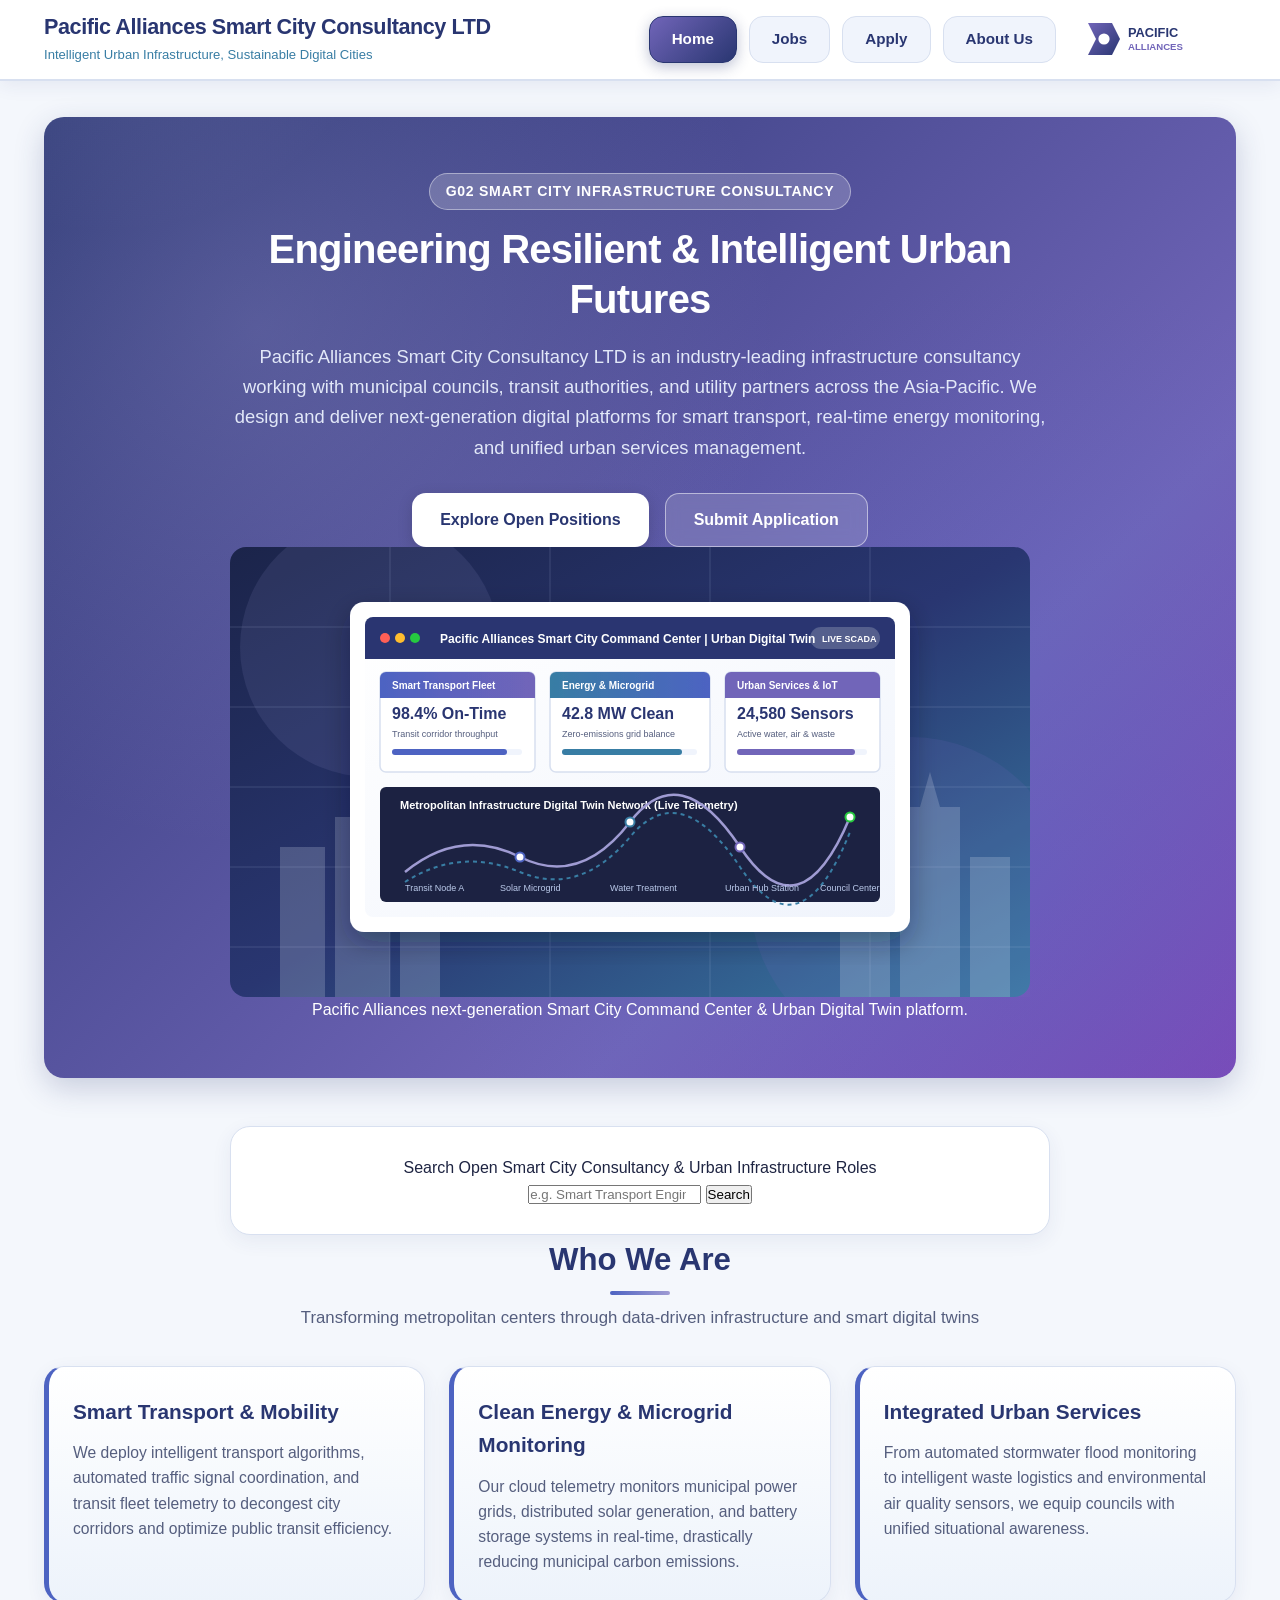
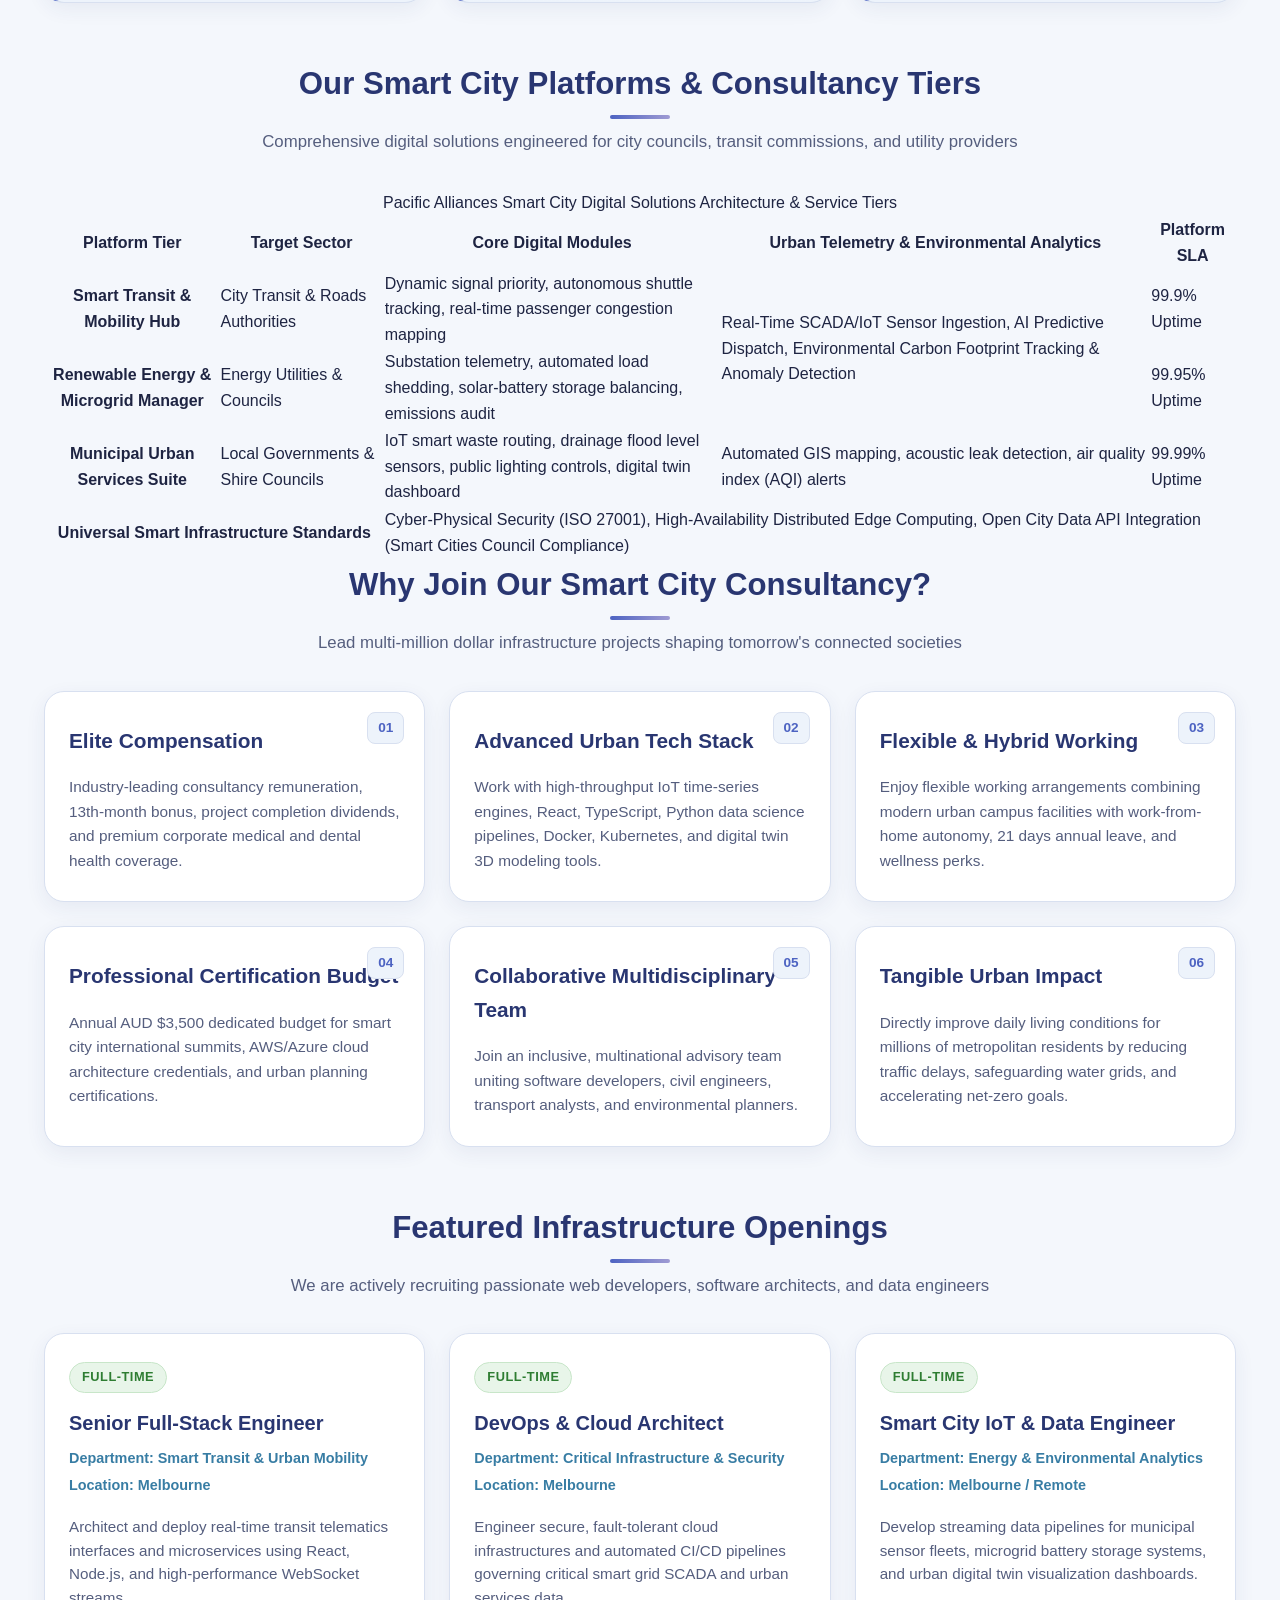
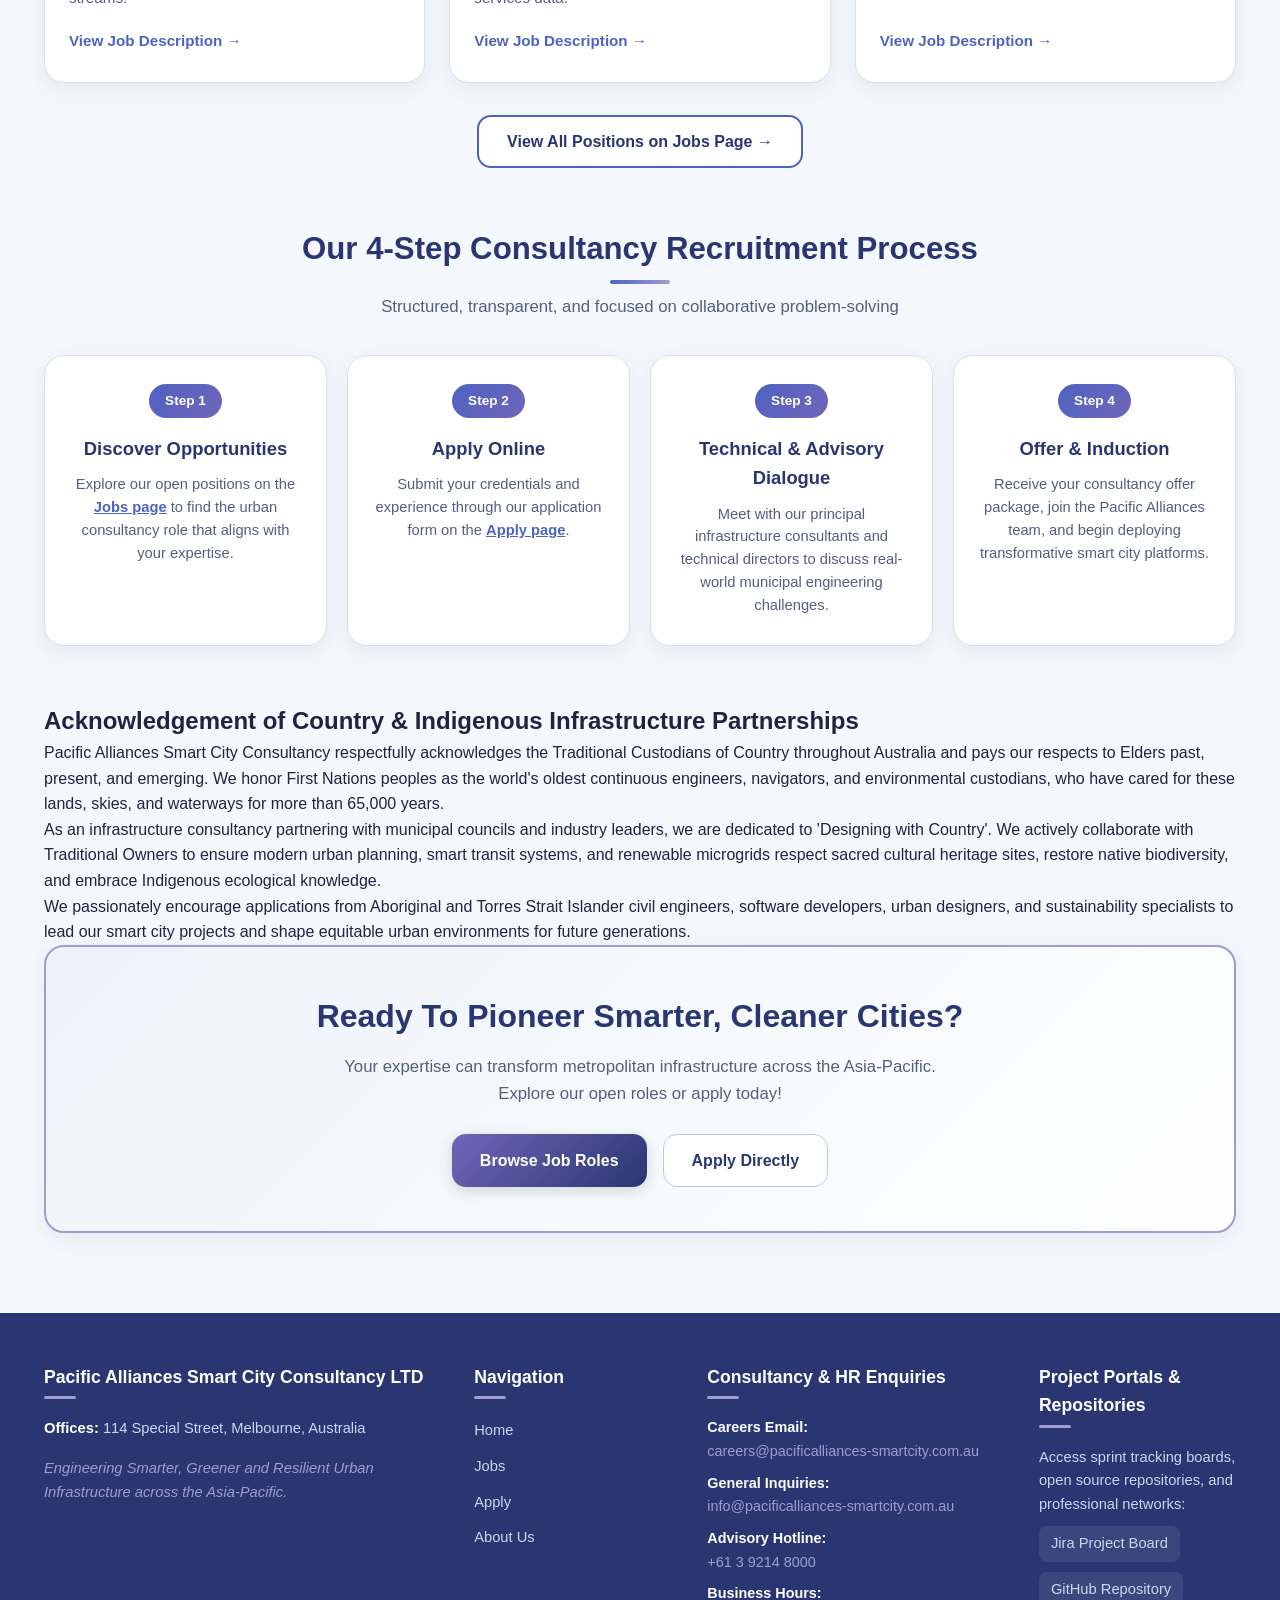
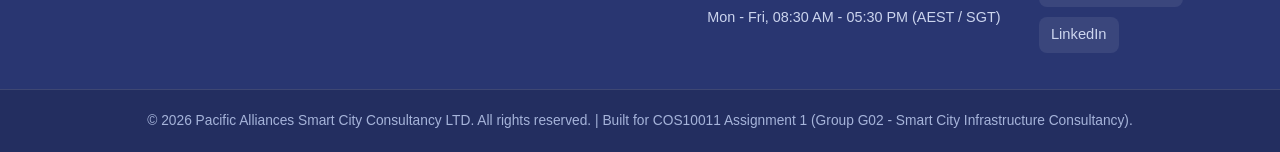
<file: index.html>
<!DOCTYPE html>
<html lang="en">
<head>
    <meta charset="UTF-8">
    <meta name="viewport" content="width=device-width, initial-scale=1.0">
    <meta name="description" content="Pacific Alliances Smart City Consultancy LTD - Developing digital platforms for smart transport, energy monitoring, and urban services management.">
    <meta name="author" content="Pacific Alliances Smart City Consultancy LTD">
    <title>Home - Pacific Alliances Smart City Consultancy LTD</title>
    <link rel="stylesheet" href="styles/styles.css">
    <style>
        .hero-badge-tag {
            display: inline-block;
            background-color: rgba(255, 255, 255, 0.2);
            color: #FFFFFF;
            padding: 6px 16px;
            border-radius: 999px;
            font-size: 0.88rem;
            font-weight: 700;
            letter-spacing: 0.05em;
            text-transform: uppercase;
            margin-bottom: 14px;
            border: 1px solid rgba(255, 255, 255, 0.4);
        }
    </style>
</head>
<body id="page-home" class="home-page">

    <header id="main-header" class="site-header">
        <div id="header-container" class="header-container">
            
            <div id="company-branding" class="branding-box">
                <h1 id="site-title" class="company-name">Pacific Alliances Smart City Consultancy LTD</h1>
                <p id="site-tagline" class="company-tagline">Intelligent Urban Infrastructure, Sustainable Digital Cities</p>
            </div>

            <nav id="main-navbar" class="site-navbar" aria-label="Main Navigation">
                <ul id="navbar-menu" class="navbar-list">
                    <li class="navbar-item">
                        <a id="nav-link-home" class="navbar-link active" href="index.html">Home</a>
                    </li>
                    <li class="navbar-item">
                        <a id="nav-link-jobs" class="navbar-link" href="jobs.html">Jobs</a>
                    </li>
                    <li class="navbar-item">
                        <a id="nav-link-apply" class="navbar-link" href="apply.html">Apply</a>
                    </li>
                    <li class="navbar-item">
                        <a id="nav-link-about" class="navbar-link" href="about.html">About Us</a>
                    </li>
                </ul>
            </nav>

            <div id="header-logo-container" class="logo-box">
                <a href="index.html" class="logo-link">
                    <img id="company-logo" class="site-logo" src="images/logo.svg" alt="Pacific Alliances Smart City Consultancy LTD Logo">
                </a>
            </div>

        </div>
    </header>

    <main id="main-content" class="content-wrapper">

        <section id="hero-section" class="hero-banner">
            <div id="hero-container" class="hero-content">
                <span class="hero-badge-tag">G02 Smart City Infrastructure Consultancy</span>
                <h2 id="hero-heading" class="hero-title">Engineering Resilient &amp; Intelligent Urban Futures</h2>
                <p id="hero-description" class="hero-subtitle">
                    Pacific Alliances Smart City Consultancy LTD is an industry-leading infrastructure consultancy working with municipal councils, transit authorities, and utility partners across the Asia-Pacific. We design and deliver next-generation digital platforms for smart transport, real-time energy monitoring, and unified urban services management.
                </p>
                <div id="hero-actions" class="hero-button-group">
                    <a id="hero-btn-explore" class="action-btn primary-btn" href="jobs.html">Explore Open Positions</a>
                    <a id="hero-btn-apply" class="action-btn secondary-btn" href="apply.html">Submit Application</a>
                </div>

                <figure class="company-feature-image">
                    <img src="images/smart-city-platform.svg" alt="Pacific Alliances Smart City Command Center and Urban Infrastructure Digital Twin Suite" class="feature-img">
                    <figcaption>Pacific Alliances next-generation Smart City Command Center &amp; Urban Digital Twin platform.</figcaption>
                </figure>
            </div>
        </section>

        <section id="search-section" class="search-form-section">
            <div class="content-box" style="text-align: center; max-width: 820px; margin: 0 auto;">
                <form class="search-form" action="jobs.html" method="get" role="search">
                    <label for="site-search" class="search-label">Search Open Smart City Consultancy &amp; Urban Infrastructure Roles</label>
                    <div class="search-box-wrapper">
                        <input type="search" id="site-search" name="q" class="search-input" placeholder="e.g. Smart Transport Engineer, IoT Energy Analyst, Urban Systems Architect, SCADA..." required>
                        <button type="submit" class="search-button">Search</button>
                    </div>
                </form>
            </div>
        </section>

        <section id="intro-section" class="overview-section">
            <header class="section-header">
                <h2 id="intro-heading" class="section-title">Who We Are</h2>
                <p id="intro-subheading" class="section-subtitle">Transforming metropolitan centers through data-driven infrastructure and smart digital twins</p>
            </header>

            <div id="intro-box-container" class="intro-cards-container">
                <article id="intro-box-transport" class="content-box intro-card">
                    <h3 class="box-title">Smart Transport &amp; Mobility</h3>
                    <p class="box-text">
                        We deploy intelligent transport algorithms, automated traffic signal coordination, and transit fleet telemetry to decongest city corridors and optimize public transit efficiency.
                    </p>
                </article>

                <article id="intro-box-energy" class="content-box intro-card">
                    <h3 class="box-title">Clean Energy &amp; Microgrid Monitoring</h3>
                    <p class="box-text">
                        Our cloud telemetry monitors municipal power grids, distributed solar generation, and battery storage systems in real-time, drastically reducing municipal carbon emissions.
                    </p>
                </article>

                <article id="intro-box-services" class="content-box intro-card">
                    <h3 class="box-title">Integrated Urban Services</h3>
                    <p class="box-text">
                        From automated stormwater flood monitoring to intelligent waste logistics and environmental air quality sensors, we equip councils with unified situational awareness.
                    </p>
                </article>
            </div>
        </section>

        <section id="platform-matrix-section" class="table-section">
            <header class="section-header">
                <h2 id="matrix-heading" class="section-title">Our Smart City Platforms &amp; Consultancy Tiers</h2>
                <p id="matrix-subheading" class="section-subtitle">Comprehensive digital solutions engineered for city councils, transit commissions, and utility providers</p>
            </header>

            <div class="table-responsive-wrapper">
                <table class="edtech-table">
                    <caption>Pacific Alliances Smart City Digital Solutions Architecture &amp; Service Tiers</caption>
                    <thead>
                        <tr>
                            <th scope="col">Platform Tier</th>
                            <th scope="col">Target Sector</th>
                            <th scope="col">Core Digital Modules</th>
                            <th scope="col">Urban Telemetry &amp; Environmental Analytics</th>
                            <th scope="col">Platform SLA</th>
                        </tr>
                    </thead>
                    <tbody>
                        <tr>
                            <th scope="row" class="row-header">Smart Transit &amp; Mobility Hub</th>
                            <td>City Transit &amp; Roads Authorities</td>
                            <td>Dynamic signal priority, autonomous shuttle tracking, real-time passenger congestion mapping</td>
                            <td rowspan="2" class="merged-cell">Real-Time SCADA/IoT Sensor Ingestion, AI Predictive Dispatch, Environmental Carbon Footprint Tracking &amp; Anomaly Detection</td>
                            <td>99.9% Uptime</td>
                        </tr>
                        <tr>
                            <th scope="row" class="row-header">Renewable Energy &amp; Microgrid Manager</th>
                            <td>Energy Utilities &amp; Councils</td>
                            <td>Substation telemetry, automated load shedding, solar-battery storage balancing, emissions audit</td>
                            <td>99.95% Uptime</td>
                        </tr>
                        <tr>
                            <th scope="row" class="row-header">Municipal Urban Services Suite</th>
                            <td>Local Governments &amp; Shire Councils</td>
                            <td>IoT smart waste routing, drainage flood level sensors, public lighting controls, digital twin dashboard</td>
                            <td>Automated GIS mapping, acoustic leak detection, air quality index (AQI) alerts</td>
                            <td>99.99% Uptime</td>
                        </tr>
                        <tr>
                            <th scope="row" class="row-header" colspan="2">Universal Smart Infrastructure Standards</th>
                            <td colspan="3" class="merged-cell">Cyber-Physical Security (ISO 27001), High-Availability Distributed Edge Computing, Open City Data API Integration (Smart Cities Council Compliance)</td>
                        </tr>
                    </tbody>
                </table>
            </div>
        </section>

        <section id="benefits-section" class="perks-section">
            <header class="section-header">
                <h2 id="benefits-heading" class="section-title">Why Join Our Smart City Consultancy?</h2>
                <p id="benefits-subheading" class="section-subtitle">Lead multi-million dollar infrastructure projects shaping tomorrow's connected societies</p>
            </header>

            <div id="perks-boxes-grid" class="boxes-grid-container">

                <div id="perk-box-compensation" class="content-box perk-item">
                    <div class="box-badge">01</div>
                    <h3 class="box-title">Elite Compensation</h3>
                    <p class="box-description">
                        Industry-leading consultancy remuneration, 13th-month bonus, project completion dividends, and premium corporate medical and dental health coverage.
                    </p>
                </div>

                <div id="perk-box-techstack" class="content-box perk-item">
                    <div class="box-badge">02</div>
                    <h3 class="box-title">Advanced Urban Tech Stack</h3>
                    <p class="box-description">
                        Work with high-throughput IoT time-series engines, React, TypeScript, Python data science pipelines, Docker, Kubernetes, and digital twin 3D modeling tools.
                    </p>
                </div>

                <div id="perk-box-flexibility" class="content-box perk-item">
                    <div class="box-badge">03</div>
                    <h3 class="box-title">Flexible &amp; Hybrid Working</h3>
                    <p class="box-description">
                        Enjoy flexible working arrangements combining modern urban campus facilities with work-from-home autonomy, 21 days annual leave, and wellness perks.
                    </p>
                </div>

                <div id="perk-box-learning" class="content-box perk-item">
                    <div class="box-badge">04</div>
                    <h3 class="box-title">Professional Certification Budget</h3>
                    <p class="box-description">
                        Annual AUD $3,500 dedicated budget for smart city international summits, AWS/Azure cloud architecture credentials, and urban planning certifications.
                    </p>
                </div>

                <div id="perk-box-culture" class="content-box perk-item">
                    <div class="box-badge">05</div>
                    <h3 class="box-title">Collaborative Multidisciplinary Team</h3>
                    <p class="box-description">
                        Join an inclusive, multinational advisory team uniting software developers, civil engineers, transport analysts, and environmental planners.
                    </p>
                </div>

                <div id="perk-box-impact" class="content-box perk-item">
                    <div class="box-badge">06</div>
                    <h3 class="box-title">Tangible Urban Impact</h3>
                    <p class="box-description">
                        Directly improve daily living conditions for millions of metropolitan residents by reducing traffic delays, safeguarding water grids, and accelerating net-zero goals.
                    </p>
                </div>

            </div>
        </section>

        <section id="featured-jobs-section" class="featured-jobs-container">
            <header class="section-header">
                <h2 id="featured-jobs-heading" class="section-title">Featured Infrastructure Openings</h2>
                <p id="featured-jobs-subheading" class="section-subtitle">We are actively recruiting passionate web developers, software architects, and data engineers</p>
            </header>

            <div id="jobs-preview-list" class="jobs-cards-grid">

                <article id="job-card-frontend" class="content-box job-preview-card">
                    <span class="job-tag full-time">Full-time</span>
                    <h3 class="job-role-title">Senior Full-Stack Engineer</h3>
                    <p class="job-department">Department: Smart Transit &amp; Urban Mobility</p>
                    <p class="job-location">Location: Melbourne</p>
                    <p class="job-brief">
                        Architect and deploy real-time transit telematics interfaces and microservices using React, Node.js, and high-performance WebSocket streams.
                    </p>
                    <a class="card-link" href="jobs.html#job-fullstack">View Job Description &rarr;</a>
                </article>

                <article id="job-card-devops" class="content-box job-preview-card">
                    <span class="job-tag full-time">Full-time</span>
                    <h3 class="job-role-title">DevOps &amp; Cloud Architect</h3>
                    <p class="job-department">Department: Critical Infrastructure &amp; Security</p>
                    <p class="job-location">Location: Melbourne</p>
                    <p class="job-brief">
                        Engineer secure, fault-tolerant cloud infrastructures and automated CI/CD pipelines governing critical smart grid SCADA and urban services data.
                    </p>
                    <a class="card-link" href="jobs.html#job-devops">View Job Description &rarr;</a>
                </article>

                <article id="job-card-iot" class="content-box job-preview-card">
                    <span class="job-tag full-time">Full-time</span>
                    <h3 class="job-role-title">Smart City IoT &amp; Data Engineer</h3>
                    <p class="job-department">Department: Energy &amp; Environmental Analytics</p>
                    <p class="job-location">Location: Melbourne / Remote</p>
                    <p class="job-brief">
                        Develop streaming data pipelines for municipal sensor fleets, microgrid battery storage systems, and urban digital twin visualization dashboards.
                    </p>
                    <a class="card-link" href="jobs.html#job-smartcity">View Job Description &rarr;</a>

                </article>

            </div>

            <div id="all-jobs-link-box" class="section-footer-action">
                <a id="btn-view-all-jobs" class="action-btn text-link-btn" href="jobs.html">View All Positions on Jobs Page &rarr;</a>
            </div>
        </section>

        <section id="process-section" class="recruitment-process-section">
            <header class="section-header">
                <h2 id="process-heading" class="section-title">Our 4-Step Consultancy Recruitment Process</h2>
                <p id="process-subheading" class="section-subtitle">Structured, transparent, and focused on collaborative problem-solving</p>
            </header>

            <div id="process-steps-container" class="process-steps-grid">
                
                <div id="step-box-1" class="content-box process-step-box">
                    <div class="step-number">Step 1</div>
                    <h3 class="step-title">Discover Opportunities</h3>
                    <p class="step-text">Explore our open positions on the <a href="jobs.html" class="inline-link">Jobs page</a> to find the urban consultancy role that aligns with your expertise.</p>
                </div>

                <div id="step-box-2" class="content-box process-step-box">
                    <div class="step-number">Step 2</div>
                    <h3 class="step-title">Apply Online</h3>
                    <p class="step-text">Submit your credentials and experience through our application form on the <a href="apply.html" class="inline-link">Apply page</a>.</p>
                </div>

                <div id="step-box-3" class="content-box process-step-box">
                    <div class="step-number">Step 3</div>
                    <h3 class="step-title">Technical &amp; Advisory Dialogue</h3>
                    <p class="step-text">Meet with our principal infrastructure consultants and technical directors to discuss real-world municipal engineering challenges.</p>
                </div>

                <div id="step-box-4" class="content-box process-step-box">
                    <div class="step-number">Step 4</div>
                    <h3 class="step-title">Offer &amp; Induction</h3>
                    <p class="step-text">Receive your consultancy offer package, join the Pacific Alliances team, and begin deploying transformative smart city platforms.</p>
                </div>

            </div>
        </section>

        <section id="acknowledgement-section" class="acknowledgement-section" aria-labelledby="ack-heading">
            <div class="acknowledgement-card">
                <h2 id="ack-heading" class="acknowledgement-title">Acknowledgement of Country &amp; Indigenous Infrastructure Partnerships</h2>
                <p class="acknowledgement-text">
                    Pacific Alliances Smart City Consultancy respectfully acknowledges the Traditional Custodians of Country throughout Australia and pays our respects to Elders past, present, and emerging. We honor First Nations peoples as the world's oldest continuous engineers, navigators, and environmental custodians, who have cared for these lands, skies, and waterways for more than 65,000 years.
                </p>
                <p class="acknowledgement-text">
                    As an infrastructure consultancy partnering with municipal councils and industry leaders, we are dedicated to 'Designing with Country'. We actively collaborate with Traditional Owners to ensure modern urban planning, smart transit systems, and renewable microgrids respect sacred cultural heritage sites, restore native biodiversity, and embrace Indigenous ecological knowledge.
                </p>
                <p class="acknowledgement-text">
                    We passionately encourage applications from Aboriginal and Torres Strait Islander civil engineers, software developers, urban designers, and sustainability specialists to lead our smart city projects and shape equitable urban environments for future generations.
                </p>
            </div>
        </section>

        <section id="cta-section" class="cta-banner-section">
            <div id="cta-box-container" class="content-box cta-card-box">
                <h2 id="cta-heading" class="cta-title">Ready To Pioneer Smarter, Cleaner Cities?</h2>
                <p id="cta-desc" class="cta-text">
                    Your expertise can transform metropolitan infrastructure across the Asia-Pacific. Explore our open roles or apply today!
                </p>
                <div id="cta-buttons" class="cta-button-group">
                    <a id="cta-btn-jobs" class="action-btn primary-btn" href="jobs.html">Browse Job Roles</a>
                    <a id="cta-btn-apply" class="action-btn secondary-btn" href="apply.html">Apply Directly</a>
                </div>
            </div>
        </section>

    </main>

    <footer id="main-footer" class="site-footer">
        <div id="footer-container" class="footer-layout">

            <div id="footer-company-info" class="footer-col company-info-col">
                <h3 id="footer-company-title" class="footer-heading">Pacific Alliances Smart City Consultancy LTD</h3>
                <p id="footer-company-address" class="footer-text address-text">
                    <strong>Offices:</strong> 114 Special Street, Melbourne, Australia
                </p>
                <p id="footer-company-slogan" class="footer-text slogan-text">
                    Engineering Smarter, Greener and Resilient Urban Infrastructure across the Asia-Pacific.
                </p>
            </div>

            <div id="footer-quick-links" class="footer-col quick-links-col">
                <h3 class="footer-heading">Navigation</h3>
                <ul id="footer-nav-list" class="footer-links-list">
                    <li class="footer-link-item"><a class="footer-nav-link" href="index.html">Home</a></li>
                    <li class="footer-link-item"><a class="footer-nav-link" href="jobs.html">Jobs</a></li>
                    <li class="footer-link-item"><a class="footer-nav-link" href="apply.html">Apply</a></li>
                    <li class="footer-link-item"><a class="footer-nav-link" href="about.html">About Us</a></li>
                </ul>
            </div>

            <div id="footer-contact-info" class="footer-col contacts-col">
                <h3 class="footer-heading">Consultancy &amp; HR Enquiries</h3>
                <ul id="footer-contact-list" class="footer-contact-items">
                    <li class="contact-item">
                        <strong>Careers Email:</strong> 
                        <a class="contact-link" href="mailto:careers@pacificalliances-smartcity.com.au">careers@pacificalliances-smartcity.com.au</a>
                    </li>
                    <li class="contact-item">
                        <strong>General Inquiries:</strong> 
                        <a class="contact-link" href="mailto:info@pacificalliances-smartcity.com.au">info@pacificalliances-smartcity.com.au</a>
                    </li>
                    <li class="contact-item">
                        <strong>Advisory Hotline:</strong> 
                        <a class="contact-link" href="tel:+61392148000">+61 3 9214 8000</a>
                    </li>
                    <li class="contact-item">
                        <strong>Business Hours:</strong> Mon - Fri, 08:30 AM - 05:30 PM (AEST / SGT)
                    </li>
                </ul>
            </div>

            <div id="footer-social-info" class="footer-col social-col">
                <h3 class="footer-heading">Project Portals &amp; Repositories</h3>
                <p class="footer-text">Access sprint tracking boards, open source repositories, and professional networks:</p>
                <ul id="footer-social-list" class="footer-social-links">
                    <li class="social-item"><a class="social-link" href="https://student-team-x2fsvdeh.atlassian.net/jira/software/projects/KAN/boards/1?filter=&amp;groupBy=none" target="_blank" rel="noopener noreferrer">Jira Project Board</a></li>
                    <li class="social-item"><a class="social-link" href="https://github.com/nduong2668/Apllied-Web" target="_blank" rel="noopener noreferrer">GitHub Repository</a></li>
                    <li class="social-item"><a class="social-link" href="https://linkedin.com" target="_blank" rel="noopener noreferrer">LinkedIn</a></li>
                </ul>
            </div>

        </div>

        <div id="footer-copyright" class="footer-bottom-bar">
            <p id="copyright-notice" class="copyright-text">
                &copy; 2026 Pacific Alliances Smart City Consultancy LTD. All rights reserved. | Built for COS10011 Assignment 1 (Group G02 - Smart City Infrastructure Consultancy).
            </p>
        </div>
    </footer>

</body>
</html>
</file>
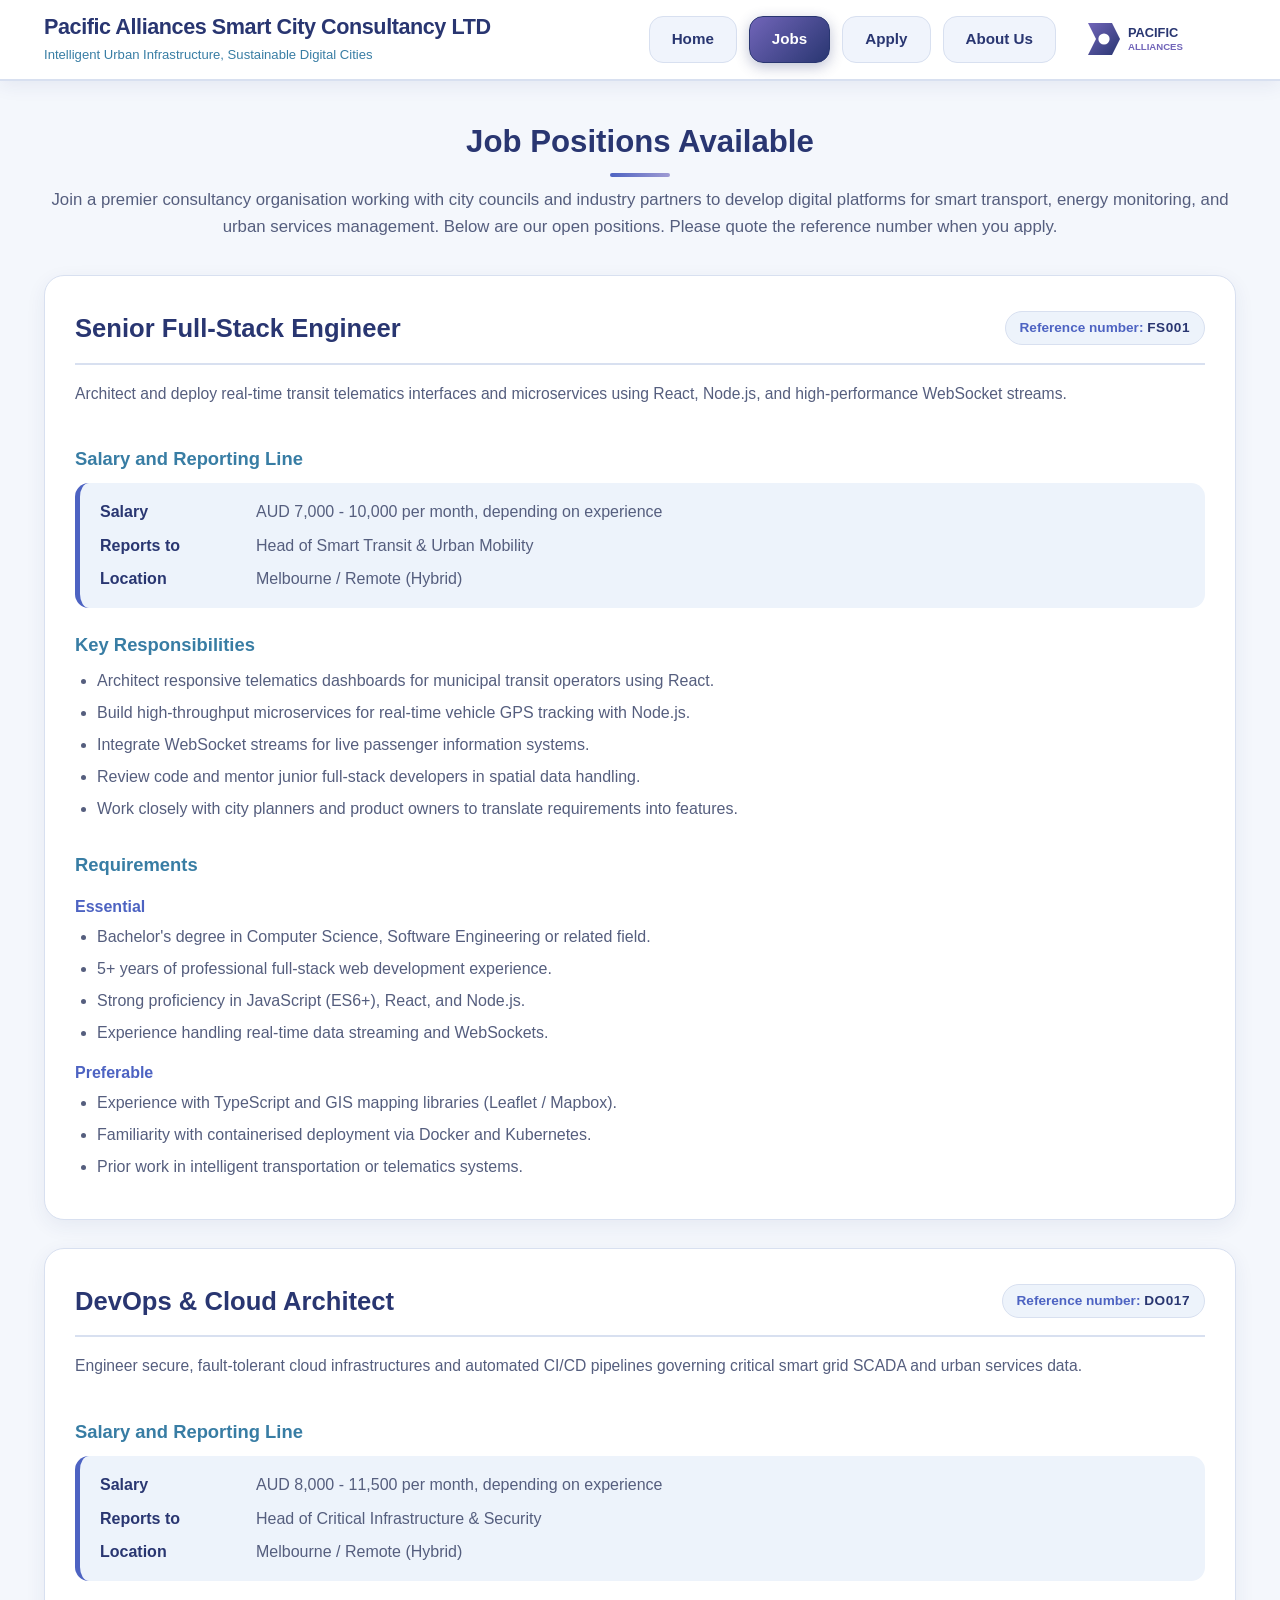
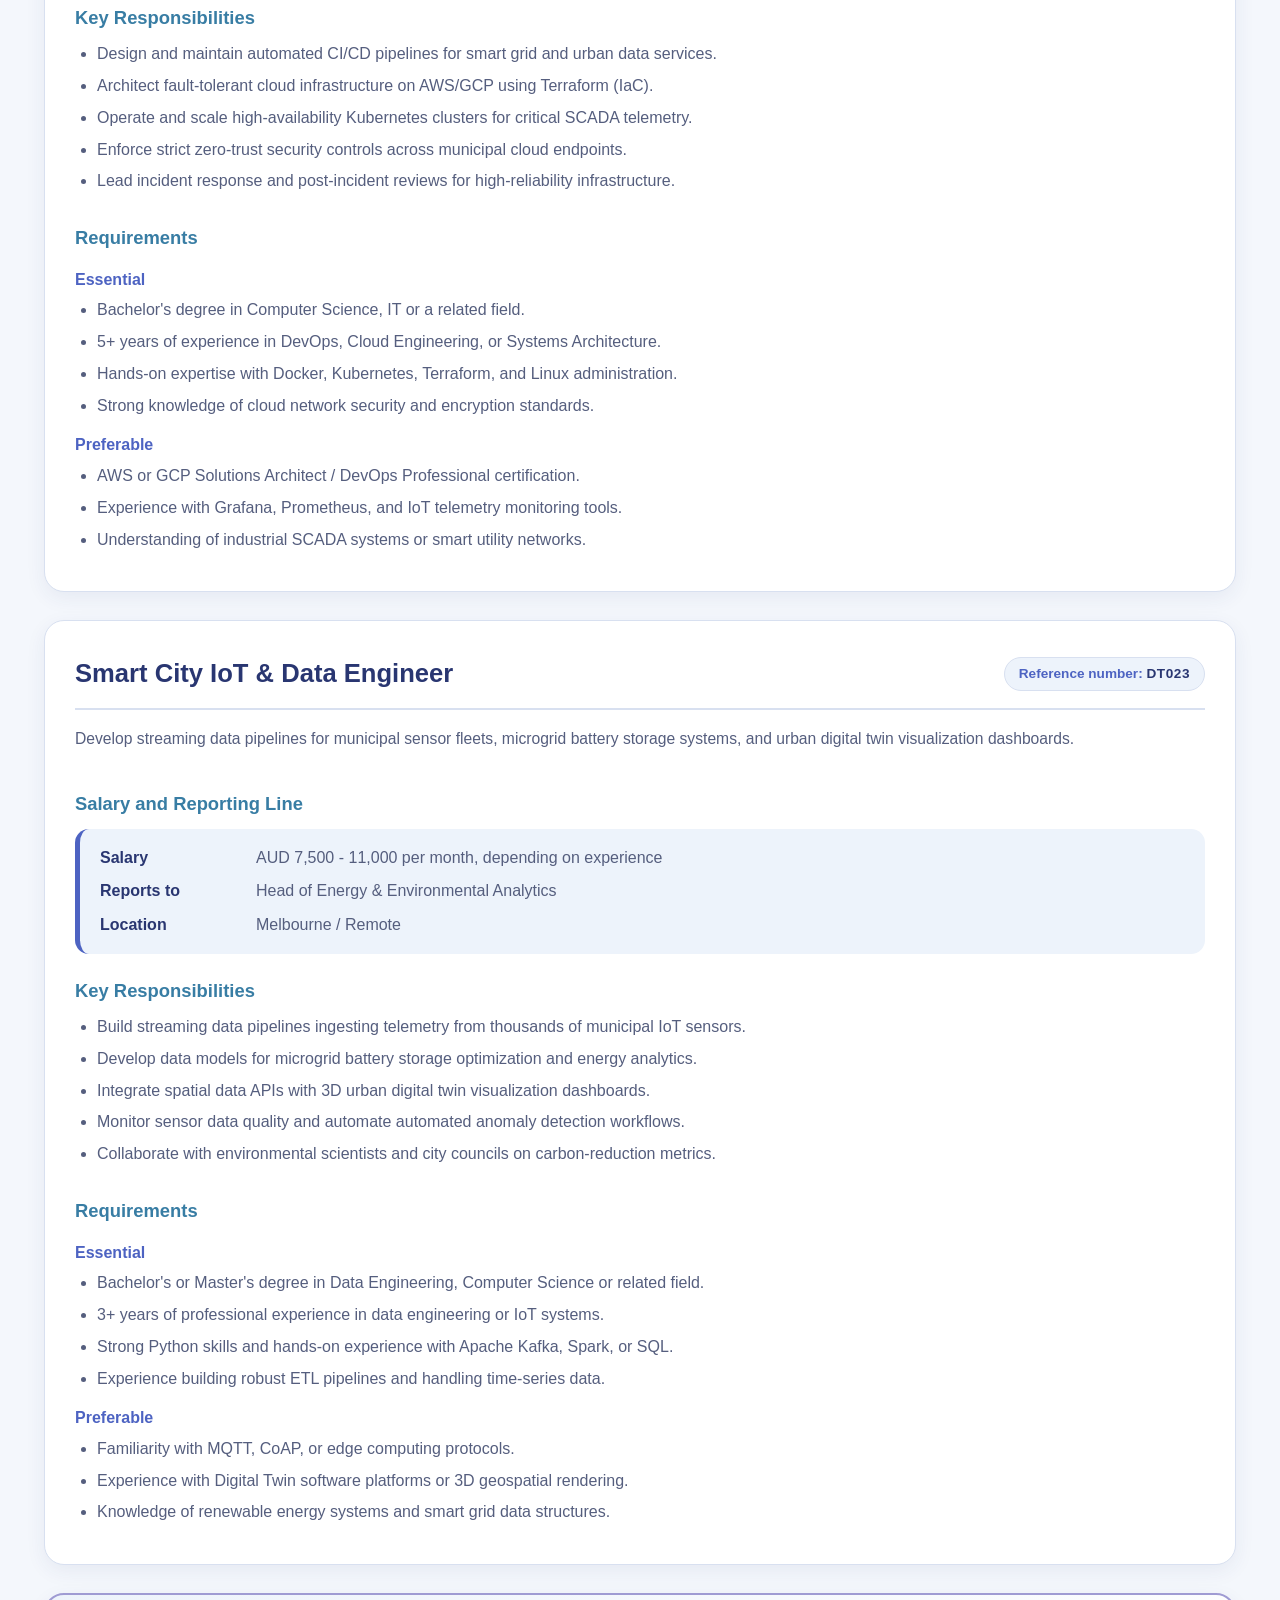
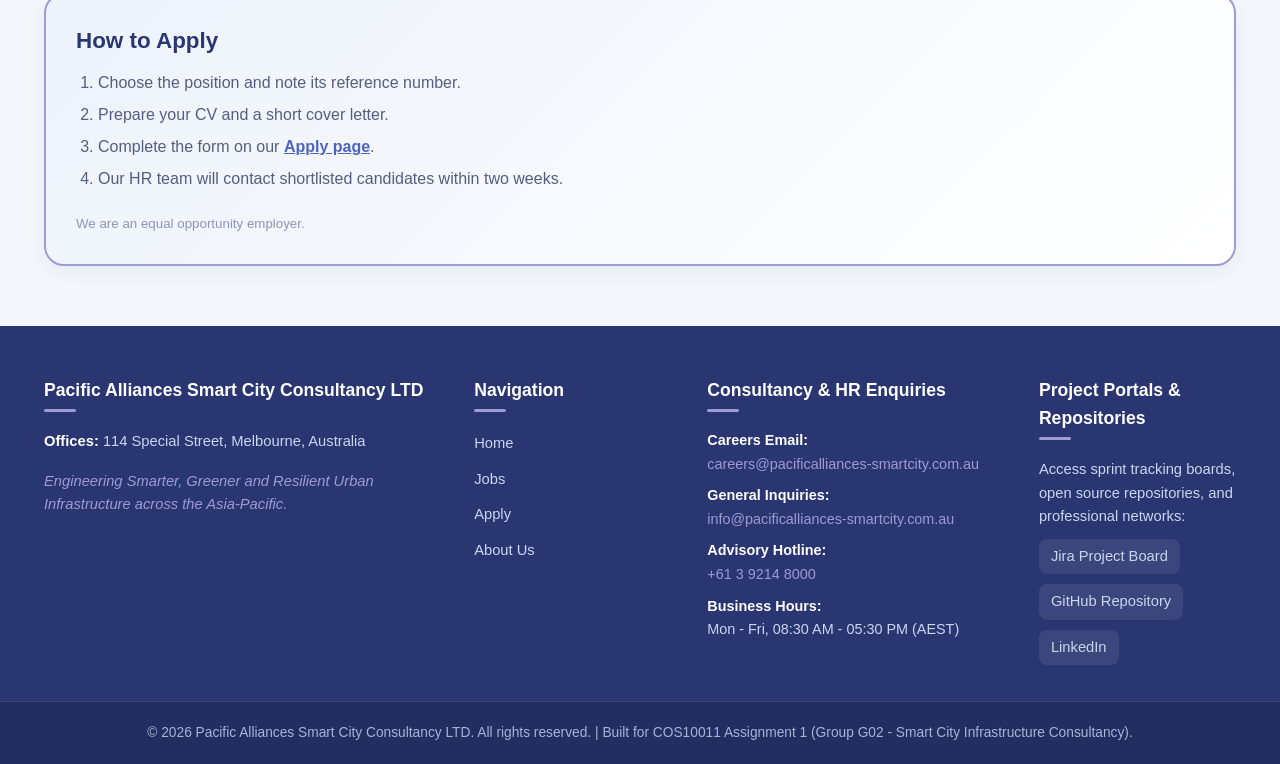
<file: job.html>
<!DOCTYPE html>
<html lang="en">
<head>
    <meta charset="UTF-8">
    <meta name="viewport" content="width=device-width, initial-scale=1.0">
    <meta name="description" content="Pacific Alliances Smart City Consultancy LTD - Job Position Descriptions. Explore available software engineering roles in Australia.">
    <meta name="author" content="Pacific Alliances Smart City Consultancy LTD">
    <title>Job Position Descriptions - Pacific Alliances Smart City Consultancy LTD</title>
    <!-- Shared external stylesheet -->
    <link rel="stylesheet" href="style.css">
</head>
<body id="page-jobs" class="jobs-page page-jobs">

    <!-- ================================================================= -->
    <!-- SHARED HEADER & NAVBAR (COMMON TO ALL 4 PAGES)                     -->
    <!-- ================================================================= -->
    <header id="main-header" class="site-header">
        <div id="header-container" class="header-container">
            
            <!-- Company Branding (Left) -->
            <div id="company-branding" class="branding-box">
                <h1 id="site-title" class="company-name">Pacific Alliances Smart City Consultancy LTD</h1>
                <p id="site-tagline" class="company-tagline">Intelligent Urban Infrastructure, Sustainable Digital Cities</p>
            </div>

            <!-- 4-Box Navigation Menu -->
            <nav id="main-navbar" class="site-navbar" aria-label="Main Navigation">
                <ul id="navbar-menu" class="navbar-list">
                    <li class="navbar-item">
                        <a id="nav-link-home" class="navbar-link" href="index.html">Home</a>
                    </li>
                    <li class="navbar-item">
                        <a id="nav-link-jobs" class="navbar-link active" href="job.html">Jobs</a>
                    </li>
                    <li class="navbar-item">
                        <a id="nav-link-apply" class="navbar-link" href="apply.html">Apply</a>
                    </li>
                    <li class="navbar-item">
                        <a id="nav-link-about" class="navbar-link" href="about.html">About Us</a>
                    </li>
                </ul>
            </nav>

            <!-- Company Logo (Right) -->
            <div id="header-logo-container" class="logo-box">
                <a href="index.html" class="logo-link">
                    <img id="company-logo" class="site-logo" src="images/logo.svg" alt="Pacific Alliances Software Company LTD Logo">
                </a>
            </div>

        </div>
    </header>
    <!-- ================= END SHARED HEADER & NAVBAR ================= -->


    <!-- ================================================================= -->
    <!-- MAIN JOB POSITIONS CONTENT                                        -->
    <!-- ================================================================= -->
    <main id="main-content" class="content-wrapper">

        <!-- Page Introduction Section -->
        <section id="jobs-intro" class="section-header">
            <h2 id="jobs-heading" class="section-title">Job Positions Available</h2>
            <p id="jobs-subheading" class="section-subtitle">
                Join a premier consultancy organisation working with city councils and industry partners to develop digital platforms for smart transport, 
                energy monitoring, and urban services management. Below are our open positions. Please quote the reference number when you apply.
            </p>
        </section>

        <!-- ================= JOB POSITION 1: SENIOR FULL-STACK ENGINEER ================= -->
        <section id="job-fullstack" class="job-listing">
            <article id="job-card-fullstack" class="content-box job-card">
                <header class="job-header">
                    <h2 class="box-title job-title">Senior Full-Stack Engineer</h2>
                    <span class="box-badge job-ref">
                        Reference number: <strong>FS001</strong>
                    </span>
                </header>

                <p class="job-summary">
                    Architect and deploy real-time transit telematics interfaces and microservices using React, Node.js, and high-performance WebSocket streams.
                </p>

                <section class="job-section">
                    <h3 class="job-subtitle">Salary and Reporting Line</h3>
                    <dl class="job-details-grid">
                        <dt>Salary</dt>
                        <dd>AUD 7,000 - 10,000 per month, depending on experience</dd>
                        <dt>Reports to</dt>
                        <dd>Head of Smart Transit &amp; Urban Mobility</dd>
                        <dt>Location</dt>
                        <dd>Melbourne / Remote (Hybrid)</dd>
                    </dl>
                </section>

                <section class="job-section">
                    <h3 class="job-subtitle">Key Responsibilities</h3>
                    <ul class="job-list">
                        <li>Architect responsive telematics dashboards for municipal transit operators using React.</li>
                        <li>Build high-throughput microservices for real-time vehicle GPS tracking with Node.js.</li>
                        <li>Integrate WebSocket streams for live passenger information systems.</li>
                        <li>Review code and mentor junior full-stack developers in spatial data handling.</li>
                        <li>Work closely with city planners and product owners to translate requirements into features.</li>
                    </ul>
                </section>

                <section class="job-section">
                    <h3 class="job-subtitle">Requirements</h3>

                    <h4 class="job-subheading">Essential</h4>
                    <ul class="job-list">
                        <li>Bachelor's degree in Computer Science, Software Engineering or related field.</li>
                        <li>5+ years of professional full-stack web development experience.</li>
                        <li>Strong proficiency in JavaScript (ES6+), React, and Node.js.</li>
                        <li>Experience handling real-time data streaming and WebSockets.</li>
                    </ul>

                    <h4 class="job-subheading">Preferable</h4>
                    <ul class="job-list">
                        <li>Experience with TypeScript and GIS mapping libraries (Leaflet / Mapbox).</li>
                        <li>Familiarity with containerised deployment via Docker and Kubernetes.</li>
                        <li>Prior work in intelligent transportation or telematics systems.</li>
                    </ul>
                </section>
            </article>
        </section>

        <!-- ================= JOB POSITION 2: DEVOPS & CLOUD ARCHITECT ================= -->
        <section id="job-devops" class="job-listing">
            <article id="job-card-devops" class="content-box job-card">
                <header class="job-header">
                    <h2 class="box-title job-title">DevOps &amp; Cloud Architect</h2>
                    <span class="box-badge job-ref">
                        Reference number: <strong>DO017</strong>
                    </span>
                </header>

                <p class="job-summary">
                    Engineer secure, fault-tolerant cloud infrastructures and automated CI/CD pipelines governing critical smart grid SCADA and urban services data.
                </p>

                <section class="job-section">
                    <h3 class="job-subtitle">Salary and Reporting Line</h3>
                    <dl class="job-details-grid">
                        <dt>Salary</dt>
                        <dd>AUD 8,000 - 11,500 per month, depending on experience</dd>
                        <dt>Reports to</dt>
                        <dd>Head of Critical Infrastructure &amp; Security</dd>
                        <dt>Location</dt>
                        <dd>Melbourne / Remote (Hybrid)</dd>
                    </dl>
                </section>

                <section class="job-section">
                    <h3 class="job-subtitle">Key Responsibilities</h3>
                    <ul class="job-list">
                        <li>Design and maintain automated CI/CD pipelines for smart grid and urban data services.</li>
                        <li>Architect fault-tolerant cloud infrastructure on AWS/GCP using Terraform (IaC).</li>
                        <li>Operate and scale high-availability Kubernetes clusters for critical SCADA telemetry.</li>
                        <li>Enforce strict zero-trust security controls across municipal cloud endpoints.</li>
                        <li>Lead incident response and post-incident reviews for high-reliability infrastructure.</li>
                    </ul>
                </section>

                <section class="job-section">
                    <h3 class="job-subtitle">Requirements</h3>

                    <h4 class="job-subheading">Essential</h4>
                    <ul class="job-list">
                        <li>Bachelor's degree in Computer Science, IT or a related field.</li>
                        <li>5+ years of experience in DevOps, Cloud Engineering, or Systems Architecture.</li>
                        <li>Hands-on expertise with Docker, Kubernetes, Terraform, and Linux administration.</li>
                        <li>Strong knowledge of cloud network security and encryption standards.</li>
                    </ul>

                    <h4 class="job-subheading">Preferable</h4>
                    <ul class="job-list">
                        <li>AWS or GCP Solutions Architect / DevOps Professional certification.</li>
                        <li>Experience with Grafana, Prometheus, and IoT telemetry monitoring tools.</li>
                        <li>Understanding of industrial SCADA systems or smart utility networks.</li>
                    </ul>
                </section>
            </article>
        </section>

        <!-- ================= JOB POSITION 3: SMART CITY IOT & DATA ENGINEER ================= -->
        <section id="job-smartcity" class="job-listing">
            <article id="job-card-smartcity" class="content-box job-card">
                <header class="job-header">
                    <h2 class="box-title job-title">Smart City IoT &amp; Data Engineer</h2>
                    <span class="box-badge job-ref">
                        Reference number: <strong>DT023</strong>
                    </span>
                </header>

                <p class="job-summary">
                    Develop streaming data pipelines for municipal sensor fleets, microgrid battery storage systems, and urban digital twin visualization dashboards.
                </p>

                <section class="job-section">
                    <h3 class="job-subtitle">Salary and Reporting Line</h3>
                    <dl class="job-details-grid">
                        <dt>Salary</dt>
                        <dd>AUD 7,500 - 11,000 per month, depending on experience</dd>
                        <dt>Reports to</dt>
                        <dd>Head of Energy &amp; Environmental Analytics</dd>
                        <dt>Location</dt>
                        <dd>Melbourne / Remote</dd>
                    </dl>
                </section>

                <section class="job-section">
                    <h3 class="job-subtitle">Key Responsibilities</h3>
                    <ul class="job-list">
                        <li>Build streaming data pipelines ingesting telemetry from thousands of municipal IoT sensors.</li>
                        <li>Develop data models for microgrid battery storage optimization and energy analytics.</li>
                        <li>Integrate spatial data APIs with 3D urban digital twin visualization dashboards.</li>
                        <li>Monitor sensor data quality and automate automated anomaly detection workflows.</li>
                        <li>Collaborate with environmental scientists and city councils on carbon-reduction metrics.</li>
                    </ul>
                </section>

                <section class="job-section">
                    <h3 class="job-subtitle">Requirements</h3>

                    <h4 class="job-subheading">Essential</h4>
                    <ul class="job-list">
                        <li>Bachelor's or Master's degree in Data Engineering, Computer Science or related field.</li>
                        <li>3+ years of professional experience in data engineering or IoT systems.</li>
                        <li>Strong Python skills and hands-on experience with Apache Kafka, Spark, or SQL.</li>
                        <li>Experience building robust ETL pipelines and handling time-series data.</li>
                    </ul>

                    <h4 class="job-subheading">Preferable</h4>
                    <ul class="job-list">
                        <li>Familiarity with MQTT, CoAP, or edge computing protocols.</li>
                        <li>Experience with Digital Twin software platforms or 3D geospatial rendering.</li>
                        <li>Knowledge of renewable energy systems and smart grid data structures.</li>
                    </ul>
                </section>
            </article>
        </section>

        <!-- ================= ASIDE: APPLICATION GUIDELINES ================= -->
        <aside id="how-to-apply" class="content-box cta-card-box job-aside">
            <h2 class="box-title job-aside-title">How to Apply</h2>
            <ol class="job-order-list">
                <li>Choose the position and note its reference number.</li>
                <li>Prepare your CV and a short cover letter.</li>
                <li>Complete the form on our <a href="apply.html">Apply page</a>.</li>
                <li>Our HR team will contact shortlisted candidates within two weeks.</li>
            </ol>
            <p class="job-note"><small>We are an equal opportunity employer.</small></p>
        </aside>

    </main>
    <!-- ================= END MAIN CONTENT ================= -->


    <!-- ================================================================= -->
    <!-- SHARED FOOTER (COMMON TO ALL 4 PAGES)                             -->
    <!-- ================================================================= -->
    <footer id="main-footer" class="site-footer">
        <div id="footer-container" class="footer-layout">

            <!-- Column 1: Company Information -->
            <div id="footer-company-info" class="footer-col company-info-col">
                <h3 id="footer-company-title" class="footer-heading">Pacific Alliances Smart City Consultancy LTD</h3>
                <p id="footer-company-address" class="footer-text address-text">
                    <strong>Offices:</strong> 114 Special Street, Melbourne, Australia
                </p>
                <p id="footer-company-slogan" class="footer-text slogan-text">
                    Engineering Smarter, Greener and Resilient Urban Infrastructure across the Asia-Pacific.
                </p>
            </div>

            <!-- Column 2: Quick Navigation Links -->
            <div id="footer-quick-links" class="footer-col quick-links-col">
                <h3 class="footer-heading">Navigation</h3>
                <ul id="footer-nav-list" class="footer-links-list">
                    <li class="footer-link-item"><a class="footer-nav-link" href="index.html">Home</a></li>
                    <li class="footer-link-item"><a class="footer-nav-link" href="job.html">Jobs</a></li>
                    <li class="footer-link-item"><a class="footer-nav-link" href="apply.html">Apply</a></li>
                    <li class="footer-link-item"><a class="footer-nav-link" href="about.html">About Us</a></li>
                </ul>
            </div>

            <!-- Column 3: Contact & HR Department -->
            <div id="footer-contact-info" class="footer-col contacts-col">
                <h3 class="footer-heading">Consultancy &amp; HR Enquiries</h3>
                <ul id="footer-contact-list" class="footer-contact-items">
                    <li class="contact-item">
                        <strong>Careers Email:</strong> 
                        <a class="contact-link" href="mailto:careers@pacificalliances-smartcity.com.au">careers@pacificalliances-smartcity.com.au</a>
                    </li>
                    <li class="contact-item">
                        <strong>General Inquiries:</strong> 
                        <a class="contact-link" href="mailto:info@pacificalliances-smartcity.com.au">info@pacificalliances-smartcity.com.au</a>
                    </li>
                    <li class="contact-item">
                        <strong>Advisory Hotline:</strong> 
                        <a class="contact-link" href="tel:+61392148000">+61 3 9214 8000</a>
                    </li>
                    <li class="contact-item">
                        <strong>Business Hours:</strong> Mon - Fri, 08:30 AM - 05:30 PM (AEST)
                    </li>
                </ul>
            </div>

            <!-- Column 4: Social Media Channels -->
            <div id="footer-social-info" class="footer-col social-col">
                <h3 class="footer-heading">Project Portals &amp; Repositories</h3>
                <p class="footer-text">Access sprint tracking boards, open source repositories, and professional networks:</p>
                <ul id="footer-social-list" class="footer-social-links">
                    <li class="social-item"><a class="social-link" href="https://student-team-x2fsvdeh.atlassian.net/jira/software/projects/KAN/list?jql=project%20%3D%20KAN%20ORDER%20BY%20cf%5B10019%5D%20ASC" target="_blank" rel="noopener noreferrer">Jira Project Board</a></li>
                    <li class="social-item"><a class="social-link" href="https://github.com/nduong2668/Apllied-Web" target="_blank" rel="noopener noreferrer">GitHub Repository</a></li>
                    <li class="social-item"><a class="social-link" href="https://linkedin.com" target="_blank" rel="noopener noreferrer">LinkedIn</a></li>
                </ul>
            </div>

        </div>

        <!-- Bottom Copyright Bar -->
        <div id="footer-copyright" class="footer-bottom-bar">
            <p id="copyright-notice" class="copyright-text">
                &copy; 2026 Pacific Alliances Smart City Consultancy LTD. All rights reserved. | Built for COS10011 Assignment 1 (Group G02 - Smart City Infrastructure Consultancy).
            </p>
        </div>
    </footer>
    <!-- ================= END FOOTER ================= -->

</body>
</html>
</file>
<file: styles/styles.css>
/* ==========================================================================
   ASSIGNMENT 1 - PACIFIC ALLIANCES SOFTWARE COMPANY LTD
   Main Stylesheet: style.css
   Color Scheme: Fuji purple, Blue-violet, Kikyo-iroiro, Iris, Hanada, Dark blue
   ========================================================================== */

/* --------------------------------------------------------------------------
   1. CSS VARIABLES (DESIGN COLOR PALETTE)
   -------------------------------------------------------------------------- */
:root {
    /* Official design color palette */
    --color-fuji-purple:  #9F9BD3; /* Fuji purple (sf18) */
    --color-blue-violet:  #7165B9; /* Blue-violet (sf20) */
    --color-kikyo-iroiro: #4D63C2; /* Kikyo-iroiro (D18) */
    --color-iris:         #8048B8; /* Iris (D20) */
    --color-hanada:       #387DA4; /* Hanada blue (D16) */
    --color-dark-blue:    #293671; /* Dark blue (DK18) */

    /* Background and neutral text colors */
    --bg-body:            #F4F7FC; /* Soft slate-blue page background */
    --bg-surface:         #FFFFFF; /* White card/box background */
    --bg-box-tint:        #EDF3FB; /* Light blue accent tint for special boxes */
    --text-primary:       #1E2442; /* Primary body text (deep dark blue) */
    --text-secondary:     #555E7E; /* Secondary text / descriptions */
    --text-light:         #8D95B5; /* Muted text / metadata */
    --border-light:       #D8E0F0; /* Subtle box border */
    --border-accent:      #BAC9EB; /* Accent border */

    /* Shadows and Border Radii */
    --radius-sm:          8px;
    --radius-md:          14px;
    --radius-lg:          20px;
    --radius-full:        999px;

    --shadow-card:        0 6px 20px rgba(41, 54, 113, 0.07);
    --shadow-hover:       0 12px 28px rgba(77, 99, 194, 0.16);
    --shadow-header:      0 4px 18px rgba(41, 54, 113, 0.08);

    --transition:         all 0.25s cubic-bezier(0.4, 0, 0.2, 1);
}

/* --------------------------------------------------------------------------
   2. BASIC RESET & TYPOGRAPHY
   -------------------------------------------------------------------------- */
*, *::before, *::after {
    box-sizing: border-box;
    margin: 0;
    padding: 0;
}

html {
    scroll-behavior: smooth;
}

body {
    font-family: 'Segoe UI', -apple-system, BlinkMacSystemFont, Roboto, Oxygen, Ubuntu, Cantarell, sans-serif;
    background-color: var(--bg-body);
    color: var(--text-primary);
    line-height: 1.6;
    font-size: 16px;
    min-height: 100vh;
    display: flex;
    flex-direction: column;
}

a {
    color: var(--color-kikyo-iroiro);
    text-decoration: none;
    transition: var(--transition);
}

a:hover {
    color: var(--color-blue-violet);
}

ul {
    list-style: none;
}

img {
    max-width: 100%;
    height: auto;
    display: block;
}

/* --------------------------------------------------------------------------
   3. HEADER & NAVIGATION BAR (SHARED ACROSS ALL 4 PAGES)
   Layout: Company Branding (Left) - 4-Box Menu (Center) - Logo (Right)
   -------------------------------------------------------------------------- */
.site-header {
    background-color: var(--bg-surface);
    border-bottom: 2px solid var(--border-light);
    box-shadow: var(--shadow-header);
    position: sticky;
    top: 0;
    z-index: 1000;
    width: 100%;
}

.header-container {
    max-width: 1240px;
    margin: 0 auto;
    padding: 14px 24px;
    display: flex;
    align-items: center;
    justify-content: space-between;
    gap: 20px;
}

/* Company Branding */
.branding-box {
    flex: 1;
    min-width: 250px;
}

.company-name {
    font-size: 1.35rem;
    font-weight: 800;
    color: var(--color-dark-blue);
    line-height: 1.25;
    letter-spacing: -0.02em;
}

.company-tagline {
    font-size: 0.82rem;
    color: var(--color-hanada);
    font-weight: 500;
    margin-top: 3px;
}

/* 4-Box Navigation Bar as per wireframe: "Header menu (4 box lead to 4 pages)" */
.site-navbar {
    display: flex;
    justify-content: center;
}

.navbar-list {
    display: flex;
    align-items: center;
    gap: 12px;
}

.navbar-item {
    display: inline-block;
}

/* Navigation Box Items */
.navbar-link {
    display: inline-block;
    padding: 10px 22px;
    background-color: #F0F4FC;
    color: var(--color-dark-blue);
    font-weight: 600;
    font-size: 0.95rem;
    border: 1.5px solid var(--border-light);
    border-radius: var(--radius-md);
    transition: var(--transition);
    text-align: center;
}

/* Hover Effect for Navigation Boxes */
.navbar-link:hover {
    background-color: var(--color-fuji-purple);
    color: #FFFFFF;
    border-color: var(--color-blue-violet);
    transform: translateY(-2px);
    box-shadow: 0 4px 12px rgba(113, 101, 185, 0.25);
}

/* Active Navigation State */
.navbar-link.active {
    background: linear-gradient(135deg, var(--color-blue-violet) 0%, var(--color-dark-blue) 100%);
    color: #FFFFFF;
    border-color: var(--color-dark-blue);
    box-shadow: 0 4px 14px rgba(41, 54, 113, 0.3);
}

/* Company Logo Container */
.logo-box {
    display: flex;
    align-items: center;
    justify-content: flex-end;
}

.site-logo {
    height: 48px;
    width: auto;
    object-fit: contain;
    transition: var(--transition);
}

.site-logo:hover {
    transform: scale(1.04);
}

/* --------------------------------------------------------------------------
   4. GENERAL LAYOUT & MAIN CONTENT WRAPPER
   -------------------------------------------------------------------------- */
.content-wrapper {
    flex: 1;
    max-width: 1240px;
    width: 100%;
    margin: 0 auto;
    padding: 36px 24px 60px;
}

/* Section Header */
.section-header {
    text-align: center;
    margin-bottom: 34px;
}

.section-title {
    font-size: 1.95rem;
    font-weight: 800;
    color: var(--color-dark-blue);
    position: relative;
    display: inline-block;
    padding-bottom: 10px;
}

.section-title::after {
    content: '';
    position: absolute;
    bottom: 0;
    left: 50%;
    transform: translateX(-50%);
    width: 60px;
    height: 4px;
    background: linear-gradient(90deg, var(--color-kikyo-iroiro), var(--color-fuji-purple));
    border-radius: var(--radius-full);
}

.section-subtitle {
    font-size: 1.05rem;
    color: var(--text-secondary);
    margin-top: 10px;
}

/* --------------------------------------------------------------------------
   5. BOX CONTENT STYLING ("Box content should be in boxes like these") + minor adjustment to statbox
   -------------------------------------------------------------------------- */
.content-box {
    background-color: var(--bg-surface);
    border: 1.5px solid var(--border-light);
    border-radius: var(--radius-lg);
    padding: 28px 24px;
    box-shadow: var(--shadow-card);
    transition: var(--transition);
    display: flex;
    flex-direction: column;
}

.content-box:hover {
    transform: translateY(-5px);
    box-shadow: var(--shadow-hover);
    border-color: var(--color-fuji-purple);
}

.content-box.stat-box {
    text-align: center;
}

.stat-number {
    color: var(--color-kikyo-iroiro);
    font-size: 2rem;
}

/* --------------------------------------------------------------------------
   6. HERO BANNER SECTION
   -------------------------------------------------------------------------- */
.hero-banner {
    background-color: var(--color-dark-blue);
    background-image: 
        radial-gradient(circle at 18% 22%, rgba(159, 155, 211, 0.28) 0%, transparent 42%),
        radial-gradient(circle at 82% 78%, rgba(77, 99, 194, 0.32) 0%, transparent 48%),
        linear-gradient(135deg, var(--color-dark-blue) 0%, var(--color-blue-violet) 70%, var(--color-iris) 100%);
    background-repeat: no-repeat;
    background-size: cover;
    color: #FFFFFF;
    border-radius: var(--radius-lg);
    padding: 56px 40px;
    margin-bottom: 48px;
    box-shadow: 0 10px 30px rgba(41, 54, 113, 0.22);
    text-align: center;
    position: relative;
    overflow: hidden;
}

.hero-banner::before {
    content: '';
    position: absolute;
    top: -50%;
    left: -20%;
    width: 600px;
    height: 600px;
    background: radial-gradient(circle, rgba(159, 155, 211, 0.2) 0%, transparent 70%);
    pointer-events: none;
}

.hero-content {
    max-width: 820px;
    margin: 0 auto;
    position: relative;
    z-index: 1;
}

.hero-title {
    font-size: 2.5rem;
    font-weight: 800;
    line-height: 1.25;
    margin-bottom: 18px;
    letter-spacing: -0.02em;
    color: #FFFFFF;
}

.hero-subtitle {
    font-size: 1.15rem;
    line-height: 1.65;
    color: #E2E8F8;
    margin-bottom: 30px;
}

.hero-button-group {
    display: flex;
    justify-content: center;
    gap: 16px;
    flex-wrap: wrap;
}

/* Action Buttons */
.action-btn {
    display: inline-flex;
    align-items: center;
    justify-content: center;
    padding: 13px 28px;
    font-size: 1rem;
    font-weight: 700;
    border-radius: var(--radius-md);
    transition: var(--transition);
    cursor: pointer;
}

.primary-btn {
    background-color: #FFFFFF;
    color: var(--color-dark-blue);
    box-shadow: 0 4px 15px rgba(0, 0, 0, 0.15);
}

.primary-btn:hover {
    background-color: var(--color-fuji-purple);
    color: #FFFFFF;
    transform: translateY(-2px);
    box-shadow: 0 6px 20px rgba(0, 0, 0, 0.2);
}

.secondary-btn {
    background-color: rgba(255, 255, 255, 0.15);
    color: #FFFFFF;
    border: 1.5px solid rgba(255, 255, 255, 0.5);
    backdrop-filter: blur(8px);
}

.secondary-btn:hover {
    background-color: #FFFFFF;
    color: var(--color-dark-blue);
    transform: translateY(-2px);
}

/* --------------------------------------------------------------------------
   7. COMPANY OVERVIEW SECTION (WHO WE ARE)
   -------------------------------------------------------------------------- */
.overview-section {
    margin-bottom: 56px;
}

.intro-cards-container {
    display: grid;
    grid-template-columns: repeat(auto-fit, minmax(300px, 1fr));
    gap: 24px;
}

.intro-card {
    background: linear-gradient(180deg, #FFFFFF 0%, var(--bg-box-tint) 100%);
    border-left: 5px solid var(--color-kikyo-iroiro);
}

.box-title {
    font-size: 1.3rem;
    font-weight: 700;
    color: var(--color-dark-blue);
    margin-bottom: 12px;
}

.box-text {
    color: var(--text-secondary);
    font-size: 0.98rem;
    line-height: 1.6;
}

/* --------------------------------------------------------------------------
   8. PERKS & BENEFITS (WHY JOIN US - BOX GRID)
   -------------------------------------------------------------------------- */
.perks-section {
    margin-bottom: 56px;
}

.boxes-grid-container {
    display: grid;
    grid-template-columns: repeat(auto-fit, minmax(320px, 1fr));
    gap: 24px;
}

.perk-item {
    position: relative;
    padding-top: 32px;
}

.box-badge {
    position: absolute;
    top: 20px;
    right: 20px;
    background-color: var(--bg-box-tint);
    color: var(--color-kikyo-iroiro);
    font-weight: 800;
    font-size: 0.85rem;
    padding: 4px 10px;
    border-radius: var(--radius-sm);
    border: 1px solid var(--border-light);
}

.box-description {
    color: var(--text-secondary);
    font-size: 0.96rem;
    line-height: 1.6;
    margin-top: 6px;
}

/* --------------------------------------------------------------------------
   9. FEATURED JOB OPENINGS (JOB PREVIEW CARDS)
   -------------------------------------------------------------------------- */
.featured-jobs-container {
    margin-bottom: 56px;
}

.jobs-cards-grid {
    display: grid;
    grid-template-columns: repeat(auto-fit, minmax(310px, 1fr));
    gap: 24px;
}

.job-preview-card {
    background: #FFFFFF;
    border: 1.5px solid var(--border-light);
    display: flex;
    flex-direction: column;
    justify-content: space-between;
}

.job-tag {
    align-self: flex-start;
    padding: 4px 12px;
    font-size: 0.8rem;
    font-weight: 700;
    border-radius: var(--radius-full);
    margin-bottom: 14px;
    text-transform: uppercase;
    letter-spacing: 0.04em;
}

.job-tag.full-time {
    background-color: #E8F5E9;
    color: #2E7D32;
    border: 1px solid #C8E6C9;
}

.job-role-title {
    font-size: 1.25rem;
    font-weight: 700;
    color: var(--color-dark-blue);
    margin-bottom: 8px;
}

.job-department,
.job-location {
    font-size: 0.9rem;
    color: var(--color-hanada);
    font-weight: 600;
    margin-bottom: 4px;
}

.job-brief {
    color: var(--text-secondary);
    font-size: 0.95rem;
    line-height: 1.55;
    margin: 14px 0 20px;
    flex-grow: 1;
}

.card-link {
    display: inline-flex;
    align-items: center;
    font-weight: 700;
    font-size: 0.95rem;
    color: var(--color-kikyo-iroiro);
    margin-top: auto;
}

.card-link:hover {
    color: var(--color-blue-violet);
    transform: translateX(4px);
}

.section-footer-action {
    text-align: center;
    margin-top: 32px;
}

.text-link-btn {
    display: inline-block;
    padding: 12px 28px;
    background-color: var(--bg-surface);
    color: var(--color-dark-blue);
    border: 2px solid var(--color-kikyo-iroiro);
    font-weight: 700;
    border-radius: var(--radius-md);
}

.text-link-btn:hover {
    background-color: var(--color-kikyo-iroiro);
    color: #FFFFFF;
}

/* --------------------------------------------------------------------------
   10. RECRUITMENT PROCESS (4-STEP APPLICATION)
   -------------------------------------------------------------------------- */
.recruitment-process-section {
    margin-bottom: 56px;
}

.process-steps-grid {
    display: grid;
    grid-template-columns: repeat(auto-fit, minmax(240px, 1fr));
    gap: 20px;
}

.process-step-box {
    text-align: center;
    background-color: #FFFFFF;
    position: relative;
}

.step-number {
    display: inline-block;
    background: linear-gradient(135deg, var(--color-kikyo-iroiro), var(--color-blue-violet));
    color: #FFFFFF;
    font-size: 0.85rem;
    font-weight: 800;
    padding: 6px 16px;
    border-radius: var(--radius-full);
    margin: 0 auto 16px;
}

.step-title {
    font-size: 1.15rem;
    font-weight: 700;
    color: var(--color-dark-blue);
    margin-bottom: 10px;
}

.step-text {
    font-size: 0.92rem;
    color: var(--text-secondary);
    line-height: 1.55;
}

.inline-link {
    color: var(--color-kikyo-iroiro);
    font-weight: 600;
    text-decoration: underline;
}

.inline-link:hover {
    color: var(--color-blue-violet);
}

/* --------------------------------------------------------------------------
   11. CALL TO ACTION SECTION (CTA BANNER BOX)
   -------------------------------------------------------------------------- */
.cta-banner-section {
    margin-bottom: 20px;
}

.cta-card-box {
    background: linear-gradient(135deg, var(--bg-box-tint) 0%, #FFFFFF 100%);
    border: 2px solid var(--color-fuji-purple);
    text-align: center;
    padding: 44px 30px;
}

.cta-title {
    font-size: 2rem;
    font-weight: 800;
    color: var(--color-dark-blue);
    margin-bottom: 12px;
}

.cta-text {
    font-size: 1.05rem;
    color: var(--text-secondary);
    max-width: 650px;
    margin: 0 auto 26px;
}

.cta-button-group {
    display: flex;
    justify-content: center;
    gap: 16px;
    flex-wrap: wrap;
}

.cta-button-group .primary-btn {
    background: linear-gradient(135deg, var(--color-blue-violet) 0%, var(--color-dark-blue) 100%);
    color: #FFFFFF;
}

.cta-button-group .primary-btn:hover {
    background: linear-gradient(135deg, var(--color-iris) 0%, var(--color-blue-violet) 100%);
}

.cta-button-group .secondary-btn {
    background-color: #FFFFFF;
    color: var(--color-dark-blue);
    border: 1.5px solid var(--border-accent);
}

.cta-button-group .secondary-btn:hover {
    background-color: var(--bg-box-tint);
    border-color: var(--color-kikyo-iroiro);
}

/* --------------------------------------------------------------------------
   12. FOOTER (AS PER WIREFRAME: "Footer - General information - contacts - etc")
   -------------------------------------------------------------------------- */
.site-footer {
    background-color: var(--color-dark-blue);
    color: #E2E7F5;
    margin-top: auto;
    width: 100%;
}

.footer-layout {
    max-width: 1240px;
    margin: 0 auto;
    padding: 50px 24px 36px;
    display: grid;
    grid-template-columns: 2fr 1fr 1.5fr 1fr;
    gap: 36px;
}

.footer-col {
    display: flex;
    flex-direction: column;
}

.footer-heading {
    font-size: 1.1rem;
    font-weight: 700;
    color: #FFFFFF;
    margin-bottom: 18px;
    position: relative;
    padding-bottom: 8px;
}

.footer-heading::after {
    content: '';
    position: absolute;
    bottom: 0;
    left: 0;
    width: 32px;
    height: 3px;
    background-color: var(--color-fuji-purple);
    border-radius: var(--radius-full);
}

.footer-text {
    font-size: 0.92rem;
    color: #CCD5EE;
    line-height: 1.6;
    margin-bottom: 10px;
}

.company-info-col .address-text strong {
    color: #FFFFFF;
}

.company-info-col .slogan-text {
    margin-top: 6px;
    font-style: italic;
    color: var(--color-fuji-purple);
}

/* Quick Links Column */
.footer-links-list,
.footer-contact-items,
.footer-social-links {
    display: flex;
    flex-direction: column;
    gap: 10px;
}

.footer-nav-link {
    color: #CCD5EE;
    font-size: 0.92rem;
    display: inline-block;
    transition: var(--transition);
}

.footer-nav-link:hover {
    color: #FFFFFF;
    transform: translateX(4px);
}

/* Contacts Column */
.contact-item {
    font-size: 0.9rem;
    color: #CCD5EE;
    line-height: 1.5;
}

.contact-item strong {
    color: #FFFFFF;
    display: block;
    margin-bottom: 2px;
}

.contact-link {
    color: var(--color-fuji-purple);
}

.contact-link:hover {
    color: #FFFFFF;
    text-decoration: underline;
}

/* Social Media Links */
.social-link {
    display: inline-flex;
    align-items: center;
    gap: 8px;
    color: #CCD5EE;
    font-size: 0.92rem;
    padding: 6px 12px;
    background-color: rgba(255, 255, 255, 0.08);
    border-radius: var(--radius-sm);
    width: fit-content;
}

.social-link:hover {
    background-color: var(--color-kikyo-iroiro);
    color: #FFFFFF;
}

/* Copyright Bottom Bar */
.footer-bottom-bar {
    border-top: 1px solid rgba(255, 255, 255, 0.12);
    padding: 20px 24px;
    text-align: center;
    background-color: rgba(0, 0, 0, 0.15);
}

.copyright-text {
    font-size: 0.86rem;
    color: #A6B4DA;
}

/* --------------------------------------------------------------------------
   13. RESPONSIVE DESIGN (TABLET & MOBILE)
   -------------------------------------------------------------------------- */

/* Tablet view (max-width: 1024px) */
@media (max-width: 1024px) {
    .header-container {
        flex-wrap: wrap;
        justify-content: space-between;
    }

    .site-navbar {
        order: 3;
        width: 100%;
        margin-top: 10px;
    }

    .navbar-list {
        width: 100%;
        justify-content: space-between;
    }

    .navbar-link {
        flex: 1;
        padding: 9px 12px;
        font-size: 0.9rem;
    }

    .footer-layout {
        grid-template-columns: 1fr 1fr;
        gap: 30px;
    }
}

/* Mobile view (max-width: 768px) */
@media (max-width: 768px) {
    .header-container {
        flex-direction: column;
        align-items: flex-start;
        gap: 14px;
        padding: 14px 18px;
    }

    .logo-box {
        position: absolute;
        top: 14px;
        right: 18px;
    }

    .site-logo {
        height: 38px;
    }

    .company-name {
        font-size: 1.15rem;
        padding-right: 60px;
    }

    .company-tagline {
        font-size: 0.78rem;
    }

    .site-navbar {
        width: 100%;
    }

    .navbar-list {
        display: grid;
        grid-template-columns: 1fr 1fr;
        gap: 8px;
        width: 100%;
    }

    .navbar-link {
        width: 100%;
        padding: 8px 10px;
        font-size: 0.88rem;
    }

    .hero-banner {
        padding: 36px 20px;
    }

    .hero-title {
        font-size: 1.75rem;
    }

    .hero-subtitle {
        font-size: 0.98rem;
    }

    .hero-button-group {
        flex-direction: column;
    }

    .action-btn {
        width: 100%;
    }

    .section-title {
        font-size: 1.55rem;
    }

    .boxes-grid-container,
    .intro-cards-container,
    .jobs-cards-grid,
    .process-steps-grid {
        grid-template-columns: 1fr;
    }

    .footer-layout {
        grid-template-columns: 1fr;
        gap: 28px;
        padding: 36px 18px 24px;
    }
}

/* --------------------------------------------------------------------------
   14. FORM STYLING (JOB APPLICATION FORM - APPLY.HTML)
   -------------------------------------------------------------------------- */
.form-card-box {
    max-width: 860px;
    margin: 0 auto 40px;
    padding: 36px 32px;
}

.form-group {
    margin-bottom: 20px;
}

.form-row {
    display: flex;
    gap: 18px;
    flex-wrap: wrap;
}

.form-col {
    flex: 1;
    min-width: 220px;
    margin-bottom: 20px;
}

.form-label {
    display: block;
    font-weight: 700;
    color: var(--color-dark-blue);
    font-size: 0.95rem;
    margin-bottom: 7px;
}

.form-control {
    width: 100%;
    padding: 12px 14px;
    border: 1.5px solid var(--border-light);
    border-radius: var(--radius-sm);
    font-size: 0.95rem;
    font-family: inherit;
    color: var(--text-primary);
    background-color: #FFFFFF;
    transition: var(--transition);
}

.form-control:focus {
    outline: none;
    border-color: var(--color-kikyo-iroiro);
    box-shadow: 0 0 0 3px rgba(77, 99, 194, 0.18);
}

.form-select {
    cursor: pointer;
    appearance: auto;
}

.form-textarea {
    resize: vertical;
    min-height: 110px;
}

.form-fieldset {
    border: 1.5px solid var(--border-light);
    border-radius: var(--radius-md);
    padding: 16px 20px 18px;
    margin-bottom: 22px;
    background-color: #FAFCFF;
}

.form-legend {
    font-weight: 700;
    color: var(--color-dark-blue);
    padding: 0 10px;
    font-size: 0.95rem;
}

.radio-options-group,
.checkbox-options-group {
    display: flex;
    gap: 20px;
    flex-wrap: wrap;
    margin-top: 8px;
}

.radio-option-label,
.checkbox-option-label {
    display: inline-flex;
    align-items: center;
    gap: 7px;
    cursor: pointer;
    font-size: 0.95rem;
    color: var(--text-primary);
}

.form-actions-box {
    margin-top: 28px;
    text-align: center;
}

.submit-btn {
    background: linear-gradient(135deg, var(--color-blue-violet) 0%, var(--color-dark-blue) 100%);
    color: #FFFFFF;
    border: none;
    min-width: 180px;
    cursor: pointer;
    font-size: 1.05rem;
    padding: 14px 36px;
}

.submit-btn:hover {
    background: linear-gradient(135deg, var(--color-iris) 0%, var(--color-blue-violet) 100%);
    box-shadow: var(--shadow-hover);
    transform: translateY(-2px);
}
/* --------------------------------------------------------------------------
   15. STYLING (JOB POSITIONS AVAILABLE PAGE - JOB.HTML)
   -------------------------------------------------------------------------- */
.jobs-page #main-content {
    overflow: hidden;
}
.job-listing {
    margin-bottom: 28px;
    scroll-margin-top: 100px; 
}

.job-card {
    padding: 32px 30px;
}

.job-header {
    display: flex;
    justify-content: space-between;
    align-items: center;
    flex-wrap: wrap;
    gap: 10px;
    padding-bottom: 14px;
    margin-bottom: 16px;
    border-bottom: 2px solid var(--border-light);
}

.job-header .job-title {
    font-size: 1.6rem;
    font-weight: 800;
    margin-bottom: 0;
}

.job-header .job-ref {
    position: static;
    border-radius: var(--radius-full);
    font-weight: 600;
    padding: 5px 14px;
}

.job-header .job-ref strong {
    color: var(--color-dark-blue);
    letter-spacing: 0.04em;
}

.job-summary {
    color: var(--text-secondary);
    margin-bottom: 16px;
    font-size: 0.98rem;
    line-height: 1.6;
}

.job-subtitle {
    font-size: 1.15rem;
    font-weight: 700;
    color: var(--color-hanada);
    margin: 22px 0 10px;
}

.job-subheading {
    font-size: 1rem;
    font-weight: 700;
    color: var(--color-kikyo-iroiro);
    margin: 14px 0 6px;
}

.job-details-grid {
    display: grid;
    grid-template-columns: 140px 1fr;
    gap: 8px 16px;
    background-color: var(--bg-box-tint);
    border-left: 5px solid var(--color-kikyo-iroiro);
    border-radius: var(--radius-md);
    padding: 16px 20px;
}

.job-details-grid dt {
    font-weight: 700;
    color: var(--color-dark-blue);
}

.job-details-grid dd {
    color: var(--text-secondary);
    margin: 0;
}

.job-list {
    list-style: disc;
    padding-left: 22px;
    color: var(--text-secondary);
}

.job-list li,
.job-order-list li {
    margin-bottom: 7px;
    line-height: 1.55;
}

.job-aside {
    text-align: left;
    padding: 28px 30px;
    margin-top: 28px;
}

.job-aside-title {
    font-size: 1.4rem;
    margin-bottom: 12px;
}

.job-order-list {
    list-style: decimal;
    padding-left: 22px;
    color: var(--text-secondary);
}

.job-aside a {
    font-weight: 600;
    text-decoration: underline;
}

.job-note {
    margin-top: 12px;
}

.job-note small {
    color: var(--text-light);
}

@media (max-width: 768px) {
    .job-details-grid {
        grid-template-columns: 1fr;
        gap: 2px;
    }
    .job-details-grid dd {
        margin-bottom: 8px;
    }
}

/*16. about page styling */
.about-custom-banner {
    border: 2px dashed #9F9BD3;
    background-color: #293671;
    color: #FFFFFF;
    padding: 30px;
    border-radius: 14px;
    margin-bottom: 30px;
    text-align: center;
}

.about-custom-banner .hero-title {
    font-size: 2rem;
    color: #FFFFFF;
    margin-bottom: 10px;
}

.about-custom-banner .hero-subtitle {
    color: #E2E8F8;
    margin-bottom: 0;
}

.about-section-spacing {
    margin-bottom: 30px;
}

.about-center-align {
    text-align: center;
}

.about-list-disc {
    list-style-type: disc;
    margin-left: 20px;
    margin-top: 15px;
}

.about-list-circle {
    list-style-type: circle;
    margin-left: 20px;
    margin-top: 5px;
}

.about-dl {
    margin-top: 15px;
}

.member-dt {
    font-weight: bold;
    color: var(--color-dark-blue);
    font-size: 1.1rem;
    margin-top: 15px;
}

.member-dd {
    margin-left: 20px;
    margin-top: 5px;
}

.student-id {
    display: inline-block;
    background-color: #EDF3FB;
    color: #4D63C2;
    padding: 2px 8px;
    border-radius: 4px;
    font-family: monospace;
    font-weight: bold;
    border: 1px solid #BAC9EB;
}

.bordered-figure {
    border: 2px solid #BAC9EB;
    padding: 15px;
    border-radius: 8px;
    background-color: #FFFFFF;
    display: inline-block;
    margin-top: 15px;
}

.group-photo-img {
    max-width: 100%;
    height: auto;
    max-height: 400px;
    object-fit: cover;
}

.fun-facts-table {
    width: 100%;
    border-collapse: collapse;
    margin-top: 20px;
    background-color: #FFFFFF;
    border-radius: 8px;
    overflow: hidden;
    box-shadow: 0 6px 20px rgba(41, 54, 113, 0.07);
}

.fun-facts-table caption {
    padding: 8px;
    font-size: 0.9rem;
    color: var(--text-secondary);
    text-align: left;
}

.fun-facts-table th {
    background-color: #4D63C2;
    color: #FFFFFF;
    padding: 12px 16px;
    border: 1px solid #D8E0F0;
    text-align: left;
}

.fun-facts-table td {
    padding: 12px 16px;
    border: 1px solid #D8E0F0;
}

.fun-facts-table tbody tr {
    transition: background-color 0.2s ease;
}

.fun-facts-table tbody tr:hover {
    background-color: #EDF3FB;
}
</file>
<file: style.css>
/* ==========================================================================
   ASSIGNMENT 1 - PACIFIC ALLIANCES SOFTWARE COMPANY LTD
   Main Stylesheet: style.css
   Color Scheme: Fuji purple, Blue-violet, Kikyo-iroiro, Iris, Hanada, Dark blue
   ========================================================================== */

/* --------------------------------------------------------------------------
   1. CSS VARIABLES (DESIGN COLOR PALETTE)
   -------------------------------------------------------------------------- */
:root {
    /* Official design color palette */
    --color-fuji-purple:  #9F9BD3; /* Fuji purple (sf18) */
    --color-blue-violet:  #7165B9; /* Blue-violet (sf20) */
    --color-kikyo-iroiro: #4D63C2; /* Kikyo-iroiro (D18) */
    --color-iris:         #8048B8; /* Iris (D20) */
    --color-hanada:       #387DA4; /* Hanada blue (D16) */
    --color-dark-blue:    #293671; /* Dark blue (DK18) */

    /* Background and neutral text colors */
    --bg-body:            #F4F7FC; /* Soft slate-blue page background */
    --bg-surface:         #FFFFFF; /* White card/box background */
    --bg-box-tint:        #EDF3FB; /* Light blue accent tint for special boxes */
    --text-primary:       #1E2442; /* Primary body text (deep dark blue) */
    --text-secondary:     #555E7E; /* Secondary text / descriptions */
    --text-light:         #8D95B5; /* Muted text / metadata */
    --border-light:       #D8E0F0; /* Subtle box border */
    --border-accent:      #BAC9EB; /* Accent border */

    /* Shadows and Border Radii */
    --radius-sm:          8px;
    --radius-md:          14px;
    --radius-lg:          20px;
    --radius-full:        999px;

    --shadow-card:        0 6px 20px rgba(41, 54, 113, 0.07);
    --shadow-hover:       0 12px 28px rgba(77, 99, 194, 0.16);
    --shadow-header:      0 4px 18px rgba(41, 54, 113, 0.08);

    --transition:         all 0.25s cubic-bezier(0.4, 0, 0.2, 1);
}

/* --------------------------------------------------------------------------
   2. BASIC RESET & TYPOGRAPHY
   -------------------------------------------------------------------------- */
*, *::before, *::after {
    box-sizing: border-box;
    margin: 0;
    padding: 0;
}

html {
    scroll-behavior: smooth;
}

body {
    font-family: 'Segoe UI', -apple-system, BlinkMacSystemFont, Roboto, Oxygen, Ubuntu, Cantarell, sans-serif;
    background-color: var(--bg-body);
    color: var(--text-primary);
    line-height: 1.6;
    font-size: 16px;
    min-height: 100vh;
    display: flex;
    flex-direction: column;
}

a {
    color: var(--color-kikyo-iroiro);
    text-decoration: none;
    transition: var(--transition);
}

a:hover {
    color: var(--color-blue-violet);
}

ul {
    list-style: none;
}

img {
    max-width: 100%;
    height: auto;
    display: block;
}

/* --------------------------------------------------------------------------
   3. HEADER & NAVIGATION BAR (SHARED ACROSS ALL 4 PAGES)
   Layout: Company Branding (Left) - 4-Box Menu (Center) - Logo (Right)
   -------------------------------------------------------------------------- */
.site-header {
    background-color: var(--bg-surface);
    border-bottom: 2px solid var(--border-light);
    box-shadow: var(--shadow-header);
    position: sticky;
    top: 0;
    z-index: 1000;
    width: 100%;
}

.header-container {
    max-width: 1240px;
    margin: 0 auto;
    padding: 14px 24px;
    display: flex;
    align-items: center;
    justify-content: space-between;
    gap: 20px;
}

/* Company Branding */
.branding-box {
    flex: 1;
    min-width: 250px;
}

.company-name {
    font-size: 1.35rem;
    font-weight: 800;
    color: var(--color-dark-blue);
    line-height: 1.25;
    letter-spacing: -0.02em;
}

.company-tagline {
    font-size: 0.82rem;
    color: var(--color-hanada);
    font-weight: 500;
    margin-top: 3px;
}

/* 4-Box Navigation Bar as per wireframe: "Header menu (4 box lead to 4 pages)" */
.site-navbar {
    display: flex;
    justify-content: center;
}

.navbar-list {
    display: flex;
    align-items: center;
    gap: 12px;
}

.navbar-item {
    display: inline-block;
}

/* Navigation Box Items */
.navbar-link {
    display: inline-block;
    padding: 10px 22px;
    background-color: #F0F4FC;
    color: var(--color-dark-blue);
    font-weight: 600;
    font-size: 0.95rem;
    border: 1.5px solid var(--border-light);
    border-radius: var(--radius-md);
    transition: var(--transition);
    text-align: center;
}

/* Hover Effect for Navigation Boxes */
.navbar-link:hover {
    background-color: var(--color-fuji-purple);
    color: #FFFFFF;
    border-color: var(--color-blue-violet);
    transform: translateY(-2px);
    box-shadow: 0 4px 12px rgba(113, 101, 185, 0.25);
}

/* Active Navigation State */
.navbar-link.active {
    background: linear-gradient(135deg, var(--color-blue-violet) 0%, var(--color-dark-blue) 100%);
    color: #FFFFFF;
    border-color: var(--color-dark-blue);
    box-shadow: 0 4px 14px rgba(41, 54, 113, 0.3);
}

/* Company Logo Container */
.logo-box {
    display: flex;
    align-items: center;
    justify-content: flex-end;
}

.site-logo {
    height: 48px;
    width: auto;
    object-fit: contain;
    transition: var(--transition);
}

.site-logo:hover {
    transform: scale(1.04);
}

/* --------------------------------------------------------------------------
   4. GENERAL LAYOUT & MAIN CONTENT WRAPPER
   -------------------------------------------------------------------------- */
.content-wrapper {
    flex: 1;
    max-width: 1240px;
    width: 100%;
    margin: 0 auto;
    padding: 36px 24px 60px;
}

/* Section Header */
.section-header {
    text-align: center;
    margin-bottom: 34px;
}

.section-title {
    font-size: 1.95rem;
    font-weight: 800;
    color: var(--color-dark-blue);
    position: relative;
    display: inline-block;
    padding-bottom: 10px;
}

.section-title::after {
    content: '';
    position: absolute;
    bottom: 0;
    left: 50%;
    transform: translateX(-50%);
    width: 60px;
    height: 4px;
    background: linear-gradient(90deg, var(--color-kikyo-iroiro), var(--color-fuji-purple));
    border-radius: var(--radius-full);
}

.section-subtitle {
    font-size: 1.05rem;
    color: var(--text-secondary);
    margin-top: 10px;
}

/* --------------------------------------------------------------------------
   5. BOX CONTENT STYLING ("Box content should be in boxes like these") + minor adjustment to statbox
   -------------------------------------------------------------------------- */
.content-box {
    background-color: var(--bg-surface);
    border: 1.5px solid var(--border-light);
    border-radius: var(--radius-lg);
    padding: 28px 24px;
    box-shadow: var(--shadow-card);
    transition: var(--transition);
    display: flex;
    flex-direction: column;
}

.content-box:hover {
    transform: translateY(-5px);
    box-shadow: var(--shadow-hover);
    border-color: var(--color-fuji-purple);
}

.content-box.stat-box {
    text-align: center;
}

.stat-number {
    color: var(--color-kikyo-iroiro);
    font-size: 2rem;
}

/* --------------------------------------------------------------------------
   6. HERO BANNER SECTION
   -------------------------------------------------------------------------- */
.hero-banner {
    background-color: var(--color-dark-blue);
    background-image: 
        radial-gradient(circle at 18% 22%, rgba(159, 155, 211, 0.28) 0%, transparent 42%),
        radial-gradient(circle at 82% 78%, rgba(77, 99, 194, 0.32) 0%, transparent 48%),
        linear-gradient(135deg, var(--color-dark-blue) 0%, var(--color-blue-violet) 70%, var(--color-iris) 100%);
    background-repeat: no-repeat;
    background-size: cover;
    color: #FFFFFF;
    border-radius: var(--radius-lg);
    padding: 56px 40px;
    margin-bottom: 48px;
    box-shadow: 0 10px 30px rgba(41, 54, 113, 0.22);
    text-align: center;
    position: relative;
    overflow: hidden;
}

.hero-banner::before {
    content: '';
    position: absolute;
    top: -50%;
    left: -20%;
    width: 600px;
    height: 600px;
    background: radial-gradient(circle, rgba(159, 155, 211, 0.2) 0%, transparent 70%);
    pointer-events: none;
}

.hero-content {
    max-width: 820px;
    margin: 0 auto;
    position: relative;
    z-index: 1;
}

.hero-title {
    font-size: 2.5rem;
    font-weight: 800;
    line-height: 1.25;
    margin-bottom: 18px;
    letter-spacing: -0.02em;
    color: #FFFFFF;
}

.hero-subtitle {
    font-size: 1.15rem;
    line-height: 1.65;
    color: #E2E8F8;
    margin-bottom: 30px;
}

.hero-button-group {
    display: flex;
    justify-content: center;
    gap: 16px;
    flex-wrap: wrap;
}

/* Action Buttons */
.action-btn {
    display: inline-flex;
    align-items: center;
    justify-content: center;
    padding: 13px 28px;
    font-size: 1rem;
    font-weight: 700;
    border-radius: var(--radius-md);
    transition: var(--transition);
    cursor: pointer;
}

.primary-btn {
    background-color: #FFFFFF;
    color: var(--color-dark-blue);
    box-shadow: 0 4px 15px rgba(0, 0, 0, 0.15);
}

.primary-btn:hover {
    background-color: var(--color-fuji-purple);
    color: #FFFFFF;
    transform: translateY(-2px);
    box-shadow: 0 6px 20px rgba(0, 0, 0, 0.2);
}

.secondary-btn {
    background-color: rgba(255, 255, 255, 0.15);
    color: #FFFFFF;
    border: 1.5px solid rgba(255, 255, 255, 0.5);
    backdrop-filter: blur(8px);
}

.secondary-btn:hover {
    background-color: #FFFFFF;
    color: var(--color-dark-blue);
    transform: translateY(-2px);
}

/* --------------------------------------------------------------------------
   7. COMPANY OVERVIEW SECTION (WHO WE ARE)
   -------------------------------------------------------------------------- */
.overview-section {
    margin-bottom: 56px;
}

.intro-cards-container {
    display: grid;
    grid-template-columns: repeat(auto-fit, minmax(300px, 1fr));
    gap: 24px;
}

.intro-card {
    background: linear-gradient(180deg, #FFFFFF 0%, var(--bg-box-tint) 100%);
    border-left: 5px solid var(--color-kikyo-iroiro);
}

.box-title {
    font-size: 1.3rem;
    font-weight: 700;
    color: var(--color-dark-blue);
    margin-bottom: 12px;
}

.box-text {
    color: var(--text-secondary);
    font-size: 0.98rem;
    line-height: 1.6;
}

/* --------------------------------------------------------------------------
   8. PERKS & BENEFITS (WHY JOIN US - BOX GRID)
   -------------------------------------------------------------------------- */
.perks-section {
    margin-bottom: 56px;
}

.boxes-grid-container {
    display: grid;
    grid-template-columns: repeat(auto-fit, minmax(320px, 1fr));
    gap: 24px;
}

.perk-item {
    position: relative;
    padding-top: 32px;
}

.box-badge {
    position: absolute;
    top: 20px;
    right: 20px;
    background-color: var(--bg-box-tint);
    color: var(--color-kikyo-iroiro);
    font-weight: 800;
    font-size: 0.85rem;
    padding: 4px 10px;
    border-radius: var(--radius-sm);
    border: 1px solid var(--border-light);
}

.box-description {
    color: var(--text-secondary);
    font-size: 0.96rem;
    line-height: 1.6;
    margin-top: 6px;
}

/* --------------------------------------------------------------------------
   9. FEATURED JOB OPENINGS (JOB PREVIEW CARDS)
   -------------------------------------------------------------------------- */
.featured-jobs-container {
    margin-bottom: 56px;
}

.jobs-cards-grid {
    display: grid;
    grid-template-columns: repeat(auto-fit, minmax(310px, 1fr));
    gap: 24px;
}

.job-preview-card {
    background: #FFFFFF;
    border: 1.5px solid var(--border-light);
    display: flex;
    flex-direction: column;
    justify-content: space-between;
}

.job-tag {
    align-self: flex-start;
    padding: 4px 12px;
    font-size: 0.8rem;
    font-weight: 700;
    border-radius: var(--radius-full);
    margin-bottom: 14px;
    text-transform: uppercase;
    letter-spacing: 0.04em;
}

.job-tag.full-time {
    background-color: #E8F5E9;
    color: #2E7D32;
    border: 1px solid #C8E6C9;
}

.job-role-title {
    font-size: 1.25rem;
    font-weight: 700;
    color: var(--color-dark-blue);
    margin-bottom: 8px;
}

.job-department,
.job-location {
    font-size: 0.9rem;
    color: var(--color-hanada);
    font-weight: 600;
    margin-bottom: 4px;
}

.job-brief {
    color: var(--text-secondary);
    font-size: 0.95rem;
    line-height: 1.55;
    margin: 14px 0 20px;
    flex-grow: 1;
}

.card-link {
    display: inline-flex;
    align-items: center;
    font-weight: 700;
    font-size: 0.95rem;
    color: var(--color-kikyo-iroiro);
    margin-top: auto;
}

.card-link:hover {
    color: var(--color-blue-violet);
    transform: translateX(4px);
}

.section-footer-action {
    text-align: center;
    margin-top: 32px;
}

.text-link-btn {
    display: inline-block;
    padding: 12px 28px;
    background-color: var(--bg-surface);
    color: var(--color-dark-blue);
    border: 2px solid var(--color-kikyo-iroiro);
    font-weight: 700;
    border-radius: var(--radius-md);
}

.text-link-btn:hover {
    background-color: var(--color-kikyo-iroiro);
    color: #FFFFFF;
}

/* --------------------------------------------------------------------------
   10. RECRUITMENT PROCESS (4-STEP APPLICATION)
   -------------------------------------------------------------------------- */
.recruitment-process-section {
    margin-bottom: 56px;
}

.process-steps-grid {
    display: grid;
    grid-template-columns: repeat(auto-fit, minmax(240px, 1fr));
    gap: 20px;
}

.process-step-box {
    text-align: center;
    background-color: #FFFFFF;
    position: relative;
}

.step-number {
    display: inline-block;
    background: linear-gradient(135deg, var(--color-kikyo-iroiro), var(--color-blue-violet));
    color: #FFFFFF;
    font-size: 0.85rem;
    font-weight: 800;
    padding: 6px 16px;
    border-radius: var(--radius-full);
    margin: 0 auto 16px;
}

.step-title {
    font-size: 1.15rem;
    font-weight: 700;
    color: var(--color-dark-blue);
    margin-bottom: 10px;
}

.step-text {
    font-size: 0.92rem;
    color: var(--text-secondary);
    line-height: 1.55;
}

.inline-link {
    color: var(--color-kikyo-iroiro);
    font-weight: 600;
    text-decoration: underline;
}

.inline-link:hover {
    color: var(--color-blue-violet);
}

/* --------------------------------------------------------------------------
   11. CALL TO ACTION SECTION (CTA BANNER BOX)
   -------------------------------------------------------------------------- */
.cta-banner-section {
    margin-bottom: 20px;
}

.cta-card-box {
    background: linear-gradient(135deg, var(--bg-box-tint) 0%, #FFFFFF 100%);
    border: 2px solid var(--color-fuji-purple);
    text-align: center;
    padding: 44px 30px;
}

.cta-title {
    font-size: 2rem;
    font-weight: 800;
    color: var(--color-dark-blue);
    margin-bottom: 12px;
}

.cta-text {
    font-size: 1.05rem;
    color: var(--text-secondary);
    max-width: 650px;
    margin: 0 auto 26px;
}

.cta-button-group {
    display: flex;
    justify-content: center;
    gap: 16px;
    flex-wrap: wrap;
}

.cta-button-group .primary-btn {
    background: linear-gradient(135deg, var(--color-blue-violet) 0%, var(--color-dark-blue) 100%);
    color: #FFFFFF;
}

.cta-button-group .primary-btn:hover {
    background: linear-gradient(135deg, var(--color-iris) 0%, var(--color-blue-violet) 100%);
}

.cta-button-group .secondary-btn {
    background-color: #FFFFFF;
    color: var(--color-dark-blue);
    border: 1.5px solid var(--border-accent);
}

.cta-button-group .secondary-btn:hover {
    background-color: var(--bg-box-tint);
    border-color: var(--color-kikyo-iroiro);
}

/* --------------------------------------------------------------------------
   12. FOOTER (AS PER WIREFRAME: "Footer - General information - contacts - etc")
   -------------------------------------------------------------------------- */
.site-footer {
    background-color: var(--color-dark-blue);
    color: #E2E7F5;
    margin-top: auto;
    width: 100%;
}

.footer-layout {
    max-width: 1240px;
    margin: 0 auto;
    padding: 50px 24px 36px;
    display: grid;
    grid-template-columns: 2fr 1fr 1.5fr 1fr;
    gap: 36px;
}

.footer-col {
    display: flex;
    flex-direction: column;
}

.footer-heading {
    font-size: 1.1rem;
    font-weight: 700;
    color: #FFFFFF;
    margin-bottom: 18px;
    position: relative;
    padding-bottom: 8px;
}

.footer-heading::after {
    content: '';
    position: absolute;
    bottom: 0;
    left: 0;
    width: 32px;
    height: 3px;
    background-color: var(--color-fuji-purple);
    border-radius: var(--radius-full);
}

.footer-text {
    font-size: 0.92rem;
    color: #CCD5EE;
    line-height: 1.6;
    margin-bottom: 10px;
}

.company-info-col .address-text strong {
    color: #FFFFFF;
}

.company-info-col .slogan-text {
    margin-top: 6px;
    font-style: italic;
    color: var(--color-fuji-purple);
}

/* Quick Links Column */
.footer-links-list,
.footer-contact-items,
.footer-social-links {
    display: flex;
    flex-direction: column;
    gap: 10px;
}

.footer-nav-link {
    color: #CCD5EE;
    font-size: 0.92rem;
    display: inline-block;
    transition: var(--transition);
}

.footer-nav-link:hover {
    color: #FFFFFF;
    transform: translateX(4px);
}

/* Contacts Column */
.contact-item {
    font-size: 0.9rem;
    color: #CCD5EE;
    line-height: 1.5;
}

.contact-item strong {
    color: #FFFFFF;
    display: block;
    margin-bottom: 2px;
}

.contact-link {
    color: var(--color-fuji-purple);
}

.contact-link:hover {
    color: #FFFFFF;
    text-decoration: underline;
}

/* Social Media Links */
.social-link {
    display: inline-flex;
    align-items: center;
    gap: 8px;
    color: #CCD5EE;
    font-size: 0.92rem;
    padding: 6px 12px;
    background-color: rgba(255, 255, 255, 0.08);
    border-radius: var(--radius-sm);
    width: fit-content;
}

.social-link:hover {
    background-color: var(--color-kikyo-iroiro);
    color: #FFFFFF;
}

/* Copyright Bottom Bar */
.footer-bottom-bar {
    border-top: 1px solid rgba(255, 255, 255, 0.12);
    padding: 20px 24px;
    text-align: center;
    background-color: rgba(0, 0, 0, 0.15);
}

.copyright-text {
    font-size: 0.86rem;
    color: #A6B4DA;
}

/* --------------------------------------------------------------------------
   13. RESPONSIVE DESIGN (TABLET & MOBILE)
   -------------------------------------------------------------------------- */

/* Tablet view (max-width: 1024px) */
@media (max-width: 1024px) {
    .header-container {
        flex-wrap: wrap;
        justify-content: space-between;
    }

    .site-navbar {
        order: 3;
        width: 100%;
        margin-top: 10px;
    }

    .navbar-list {
        width: 100%;
        justify-content: space-between;
    }

    .navbar-link {
        flex: 1;
        padding: 9px 12px;
        font-size: 0.9rem;
    }

    .footer-layout {
        grid-template-columns: 1fr 1fr;
        gap: 30px;
    }
}

/* Mobile view (max-width: 768px) */
@media (max-width: 768px) {
    .header-container {
        flex-direction: column;
        align-items: flex-start;
        gap: 14px;
        padding: 14px 18px;
    }

    .logo-box {
        position: absolute;
        top: 14px;
        right: 18px;
    }

    .site-logo {
        height: 38px;
    }

    .company-name {
        font-size: 1.15rem;
        padding-right: 60px;
    }

    .company-tagline {
        font-size: 0.78rem;
    }

    .site-navbar {
        width: 100%;
    }

    .navbar-list {
        display: grid;
        grid-template-columns: 1fr 1fr;
        gap: 8px;
        width: 100%;
    }

    .navbar-link {
        width: 100%;
        padding: 8px 10px;
        font-size: 0.88rem;
    }

    .hero-banner {
        padding: 36px 20px;
    }

    .hero-title {
        font-size: 1.75rem;
    }

    .hero-subtitle {
        font-size: 0.98rem;
    }

    .hero-button-group {
        flex-direction: column;
    }

    .action-btn {
        width: 100%;
    }

    .section-title {
        font-size: 1.55rem;
    }

    .boxes-grid-container,
    .intro-cards-container,
    .jobs-cards-grid,
    .process-steps-grid {
        grid-template-columns: 1fr;
    }

    .footer-layout {
        grid-template-columns: 1fr;
        gap: 28px;
        padding: 36px 18px 24px;
    }
}

/* --------------------------------------------------------------------------
   14. FORM STYLING (JOB APPLICATION FORM - APPLY.HTML)
   -------------------------------------------------------------------------- */
.form-card-box {
    max-width: 860px;
    margin: 0 auto 40px;
    padding: 36px 32px;
}

.form-group {
    margin-bottom: 20px;
}

.form-row {
    display: flex;
    gap: 18px;
    flex-wrap: wrap;
}

.form-col {
    flex: 1;
    min-width: 220px;
    margin-bottom: 20px;
}

.form-label {
    display: block;
    font-weight: 700;
    color: var(--color-dark-blue);
    font-size: 0.95rem;
    margin-bottom: 7px;
}

.form-control {
    width: 100%;
    padding: 12px 14px;
    border: 1.5px solid var(--border-light);
    border-radius: var(--radius-sm);
    font-size: 0.95rem;
    font-family: inherit;
    color: var(--text-primary);
    background-color: #FFFFFF;
    transition: var(--transition);
}

.form-control:focus {
    outline: none;
    border-color: var(--color-kikyo-iroiro);
    box-shadow: 0 0 0 3px rgba(77, 99, 194, 0.18);
}

.form-select {
    cursor: pointer;
    appearance: auto;
}

.form-textarea {
    resize: vertical;
    min-height: 110px;
}

.form-fieldset {
    border: 1.5px solid var(--border-light);
    border-radius: var(--radius-md);
    padding: 16px 20px 18px;
    margin-bottom: 22px;
    background-color: #FAFCFF;
}

.form-legend {
    font-weight: 700;
    color: var(--color-dark-blue);
    padding: 0 10px;
    font-size: 0.95rem;
}

.radio-options-group,
.checkbox-options-group {
    display: flex;
    gap: 20px;
    flex-wrap: wrap;
    margin-top: 8px;
}

.radio-option-label,
.checkbox-option-label {
    display: inline-flex;
    align-items: center;
    gap: 7px;
    cursor: pointer;
    font-size: 0.95rem;
    color: var(--text-primary);
}

.form-actions-box {
    margin-top: 28px;
    text-align: center;
}

.submit-btn {
    background: linear-gradient(135deg, var(--color-blue-violet) 0%, var(--color-dark-blue) 100%);
    color: #FFFFFF;
    border: none;
    min-width: 180px;
    cursor: pointer;
    font-size: 1.05rem;
    padding: 14px 36px;
}

.submit-btn:hover {
    background: linear-gradient(135deg, var(--color-iris) 0%, var(--color-blue-violet) 100%);
    box-shadow: var(--shadow-hover);
    transform: translateY(-2px);
}
/* --------------------------------------------------------------------------
   15. STYLING (JOB POSITIONS AVAILABLE PAGE - JOB.HTML)
   -------------------------------------------------------------------------- */
.jobs-page #main-content {
    overflow: hidden;
}
.job-listing {
    margin-bottom: 28px;
    scroll-margin-top: 100px; 
}

.job-card {
    padding: 32px 30px;
}

.job-header {
    display: flex;
    justify-content: space-between;
    align-items: center;
    flex-wrap: wrap;
    gap: 10px;
    padding-bottom: 14px;
    margin-bottom: 16px;
    border-bottom: 2px solid var(--border-light);
}

.job-header .job-title {
    font-size: 1.6rem;
    font-weight: 800;
    margin-bottom: 0;
}

.job-header .job-ref {
    position: static;
    border-radius: var(--radius-full);
    font-weight: 600;
    padding: 5px 14px;
}

.job-header .job-ref strong {
    color: var(--color-dark-blue);
    letter-spacing: 0.04em;
}

.job-summary {
    color: var(--text-secondary);
    margin-bottom: 16px;
    font-size: 0.98rem;
    line-height: 1.6;
}

.job-subtitle {
    font-size: 1.15rem;
    font-weight: 700;
    color: var(--color-hanada);
    margin: 22px 0 10px;
}

.job-subheading {
    font-size: 1rem;
    font-weight: 700;
    color: var(--color-kikyo-iroiro);
    margin: 14px 0 6px;
}

.job-details-grid {
    display: grid;
    grid-template-columns: 140px 1fr;
    gap: 8px 16px;
    background-color: var(--bg-box-tint);
    border-left: 5px solid var(--color-kikyo-iroiro);
    border-radius: var(--radius-md);
    padding: 16px 20px;
}

.job-details-grid dt {
    font-weight: 700;
    color: var(--color-dark-blue);
}

.job-details-grid dd {
    color: var(--text-secondary);
    margin: 0;
}

.job-list {
    list-style: disc;
    padding-left: 22px;
    color: var(--text-secondary);
}

.job-list li,
.job-order-list li {
    margin-bottom: 7px;
    line-height: 1.55;
}

.job-aside {
    text-align: left;
    padding: 28px 30px;
    margin-top: 28px;
}

.job-aside-title {
    font-size: 1.4rem;
    margin-bottom: 12px;
}

.job-order-list {
    list-style: decimal;
    padding-left: 22px;
    color: var(--text-secondary);
}

.job-aside a {
    font-weight: 600;
    text-decoration: underline;
}

.job-note {
    margin-top: 12px;
}

.job-note small {
    color: var(--text-light);
}

@media (max-width: 768px) {
    .job-details-grid {
        grid-template-columns: 1fr;
        gap: 2px;
    }
    .job-details-grid dd {
        margin-bottom: 8px;
    }
}
</file>
